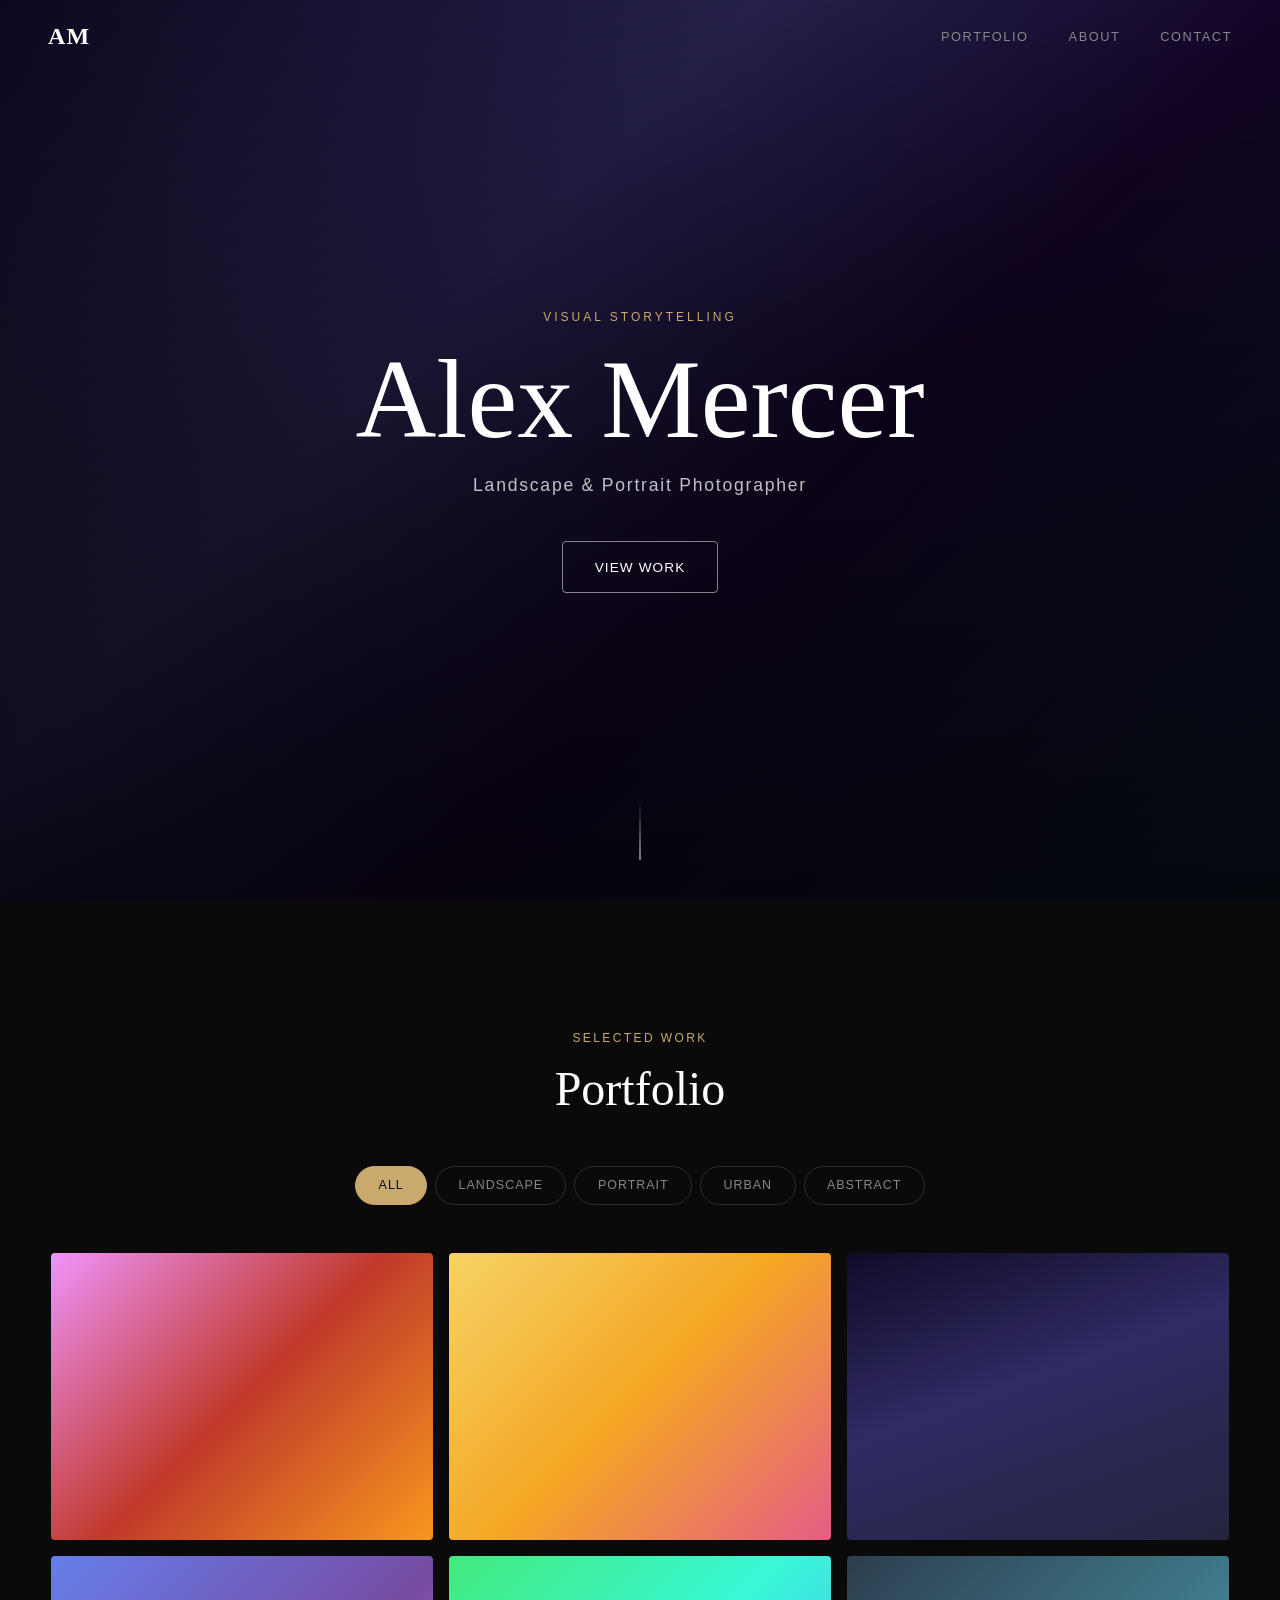
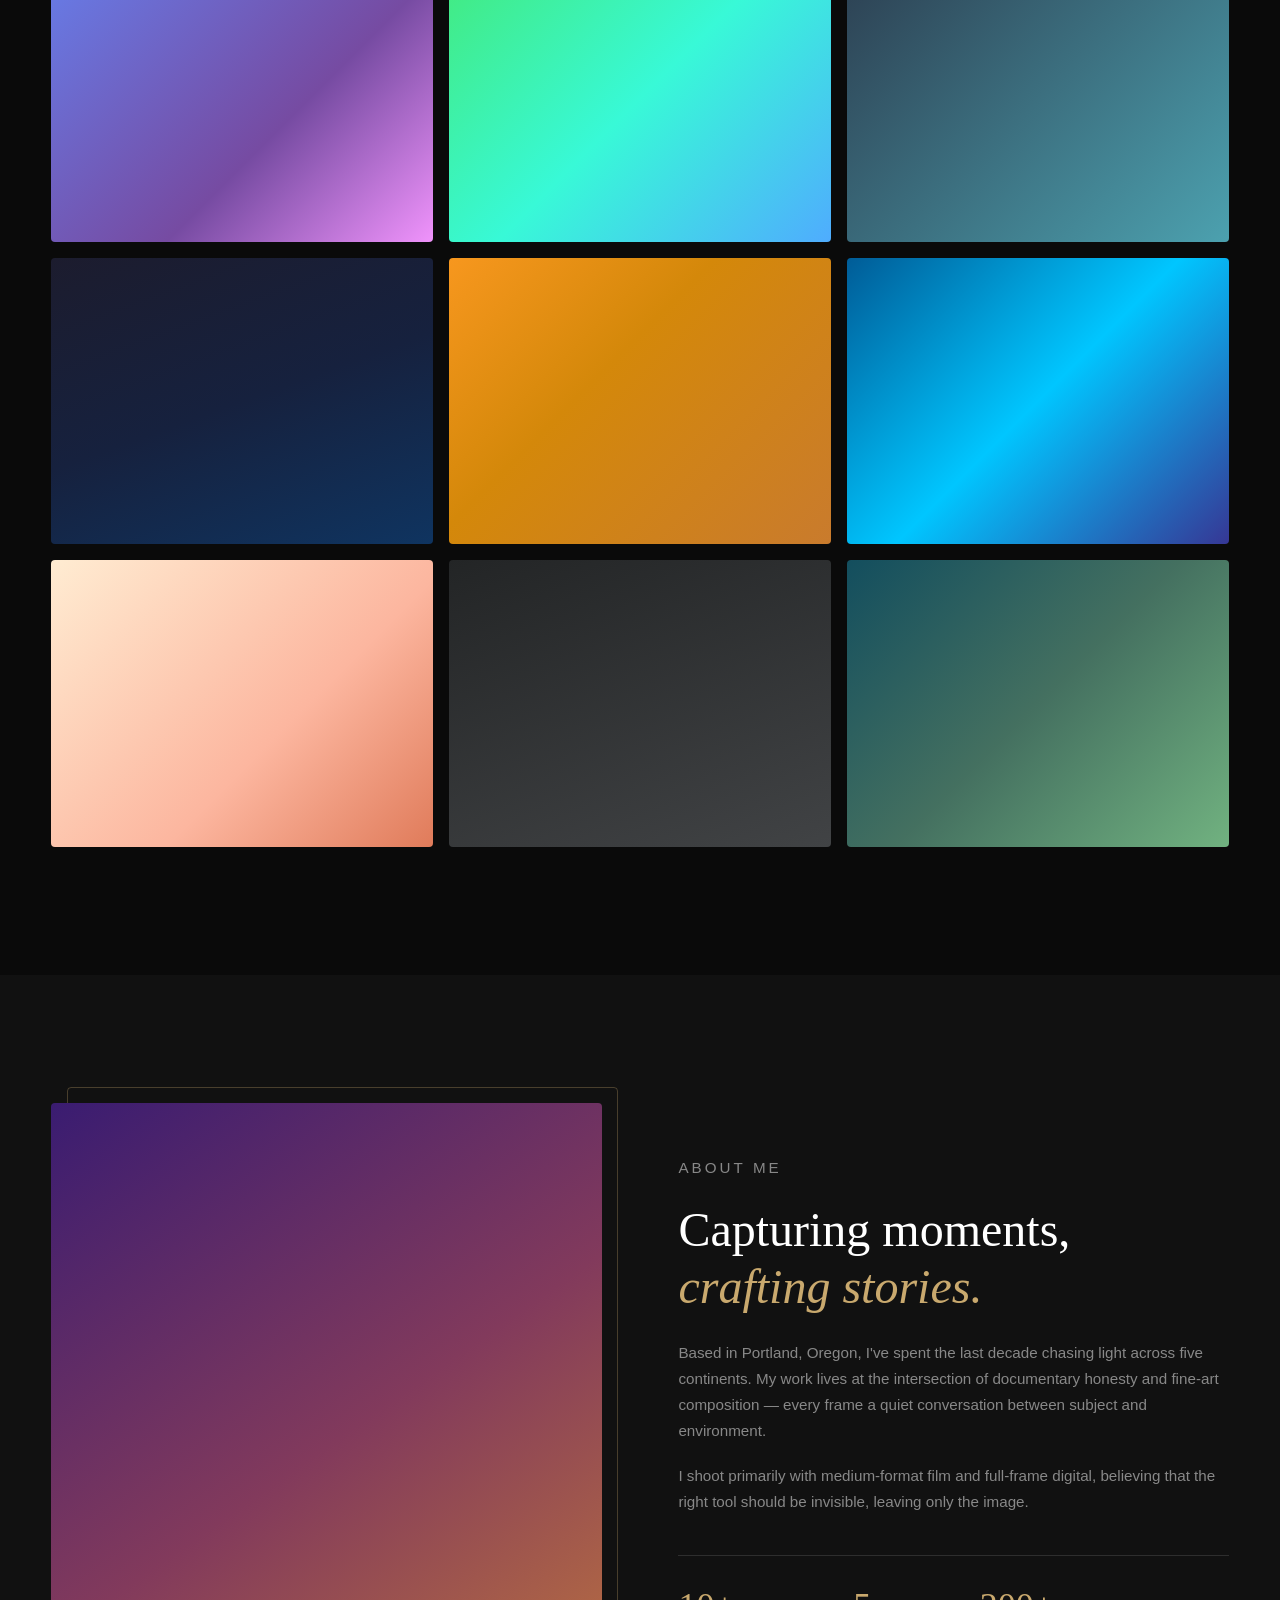
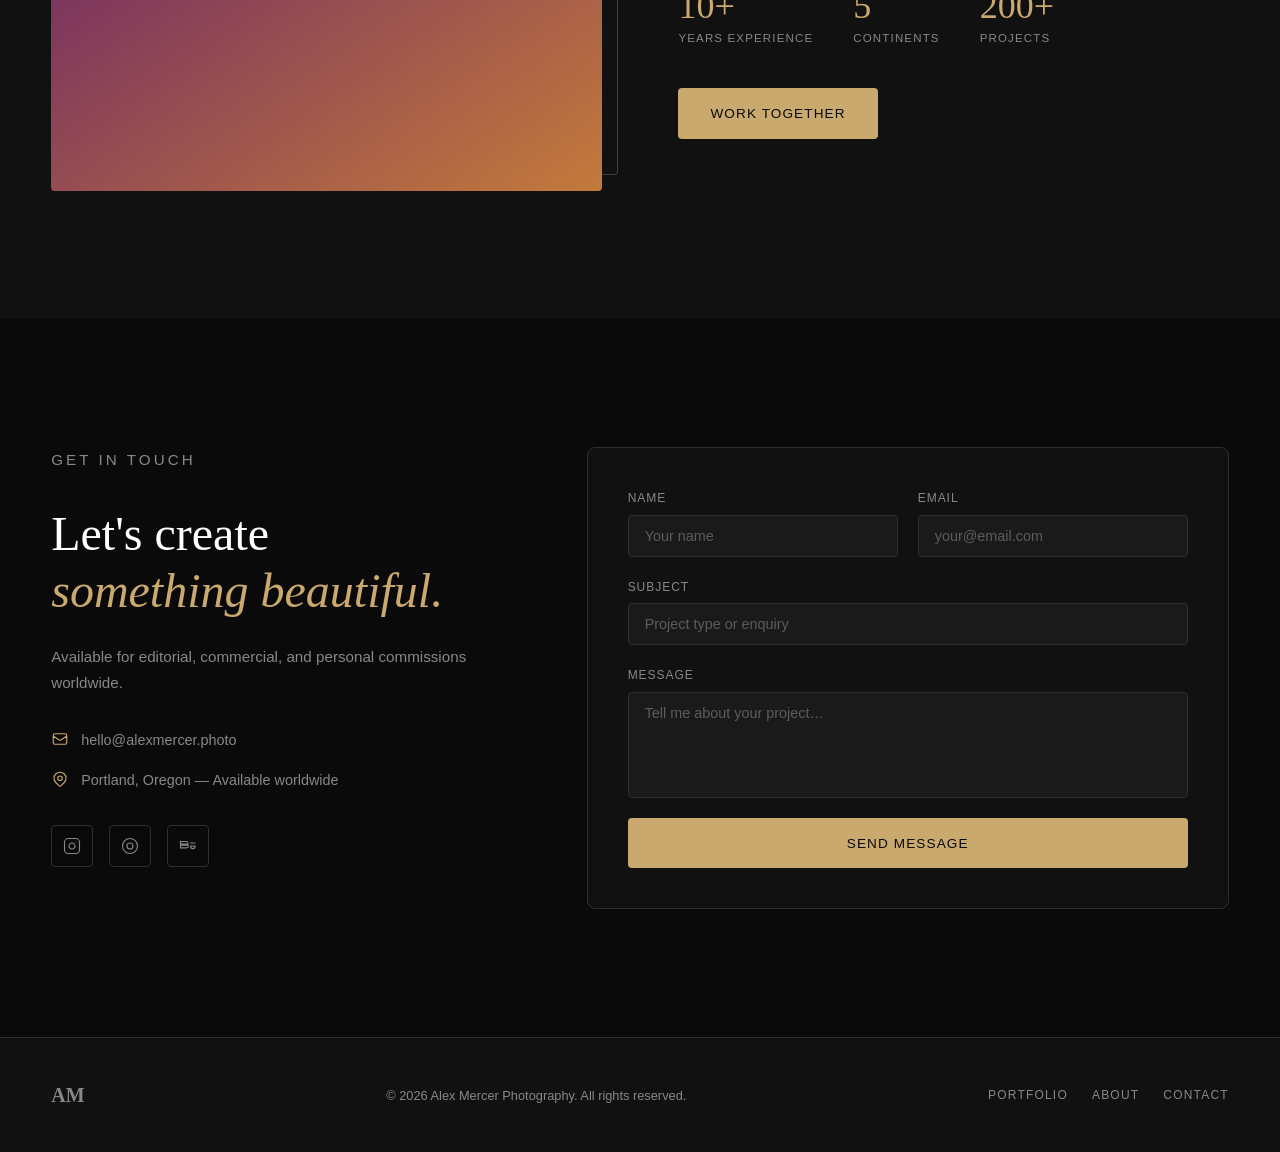
<file: index.html>
<!DOCTYPE html>
<html lang="en">
<head>
  <meta charset="UTF-8" />
  <meta name="viewport" content="width=device-width, initial-scale=1.0" />
  <title>Alex Mercer — Photography</title>
  <link rel="stylesheet" href="styles.css" />
</head>
<body>

  <!-- ── NAVIGATION ─────────────────────────────────────────── -->
  <nav id="navbar">
    <a href="#hero" class="nav-logo">AM</a>
    <button class="nav-toggle" aria-label="Toggle menu" aria-expanded="false">
      <span></span><span></span><span></span>
    </button>
    <ul class="nav-links">
      <li><a href="#portfolio">Portfolio</a></li>
      <li><a href="#about">About</a></li>
      <li><a href="#contact">Contact</a></li>
    </ul>
  </nav>

  <!-- ── HERO ───────────────────────────────────────────────── -->
  <section id="hero">
    <div class="hero-bg">
      <div class="hero-overlay"></div>
    </div>
    <div class="hero-content">
      <p class="hero-eyebrow">Visual storytelling</p>
      <h1 class="hero-title">Alex Mercer</h1>
      <p class="hero-subtitle">Landscape &amp; Portrait Photographer</p>
      <a href="#portfolio" class="btn btn-outline">View Work</a>
    </div>
    <a href="#portfolio" class="hero-scroll" aria-label="Scroll down">
      <span class="scroll-line"></span>
    </a>
  </section>

  <!-- ── PORTFOLIO ──────────────────────────────────────────── -->
  <section id="portfolio">
    <div class="container">
      <header class="section-header">
        <p class="section-eyebrow">Selected Work</p>
        <h2 class="section-title">Portfolio</h2>
      </header>

      <!-- Filter pills -->
      <div class="filter-bar" role="group" aria-label="Filter gallery">
        <button class="filter-btn active" data-filter="all">All</button>
        <button class="filter-btn" data-filter="landscape">Landscape</button>
        <button class="filter-btn" data-filter="portrait">Portrait</button>
        <button class="filter-btn" data-filter="urban">Urban</button>
        <button class="filter-btn" data-filter="abstract">Abstract</button>
      </div>

      <!-- Gallery grid -->
      <div class="gallery" id="gallery">

        <div class="gallery-item gi-1" data-category="landscape" data-index="0">
          <div class="photo-bg"></div>
          <div class="gallery-overlay">
            <span class="gallery-category">Landscape</span>
            <span class="gallery-title">Mountain Sunrise</span>
          </div>
        </div>

        <div class="gallery-item gi-2" data-category="portrait" data-index="1">
          <div class="photo-bg"></div>
          <div class="gallery-overlay">
            <span class="gallery-category">Portrait</span>
            <span class="gallery-title">Golden Hour</span>
          </div>
        </div>

        <div class="gallery-item gi-3" data-category="urban" data-index="2">
          <div class="photo-bg"></div>
          <div class="gallery-overlay">
            <span class="gallery-category">Urban</span>
            <span class="gallery-title">City Lights</span>
          </div>
        </div>

        <div class="gallery-item gi-4" data-category="abstract" data-index="3">
          <div class="photo-bg"></div>
          <div class="gallery-overlay">
            <span class="gallery-category">Abstract</span>
            <span class="gallery-title">Light Trails</span>
          </div>
        </div>

        <div class="gallery-item gi-5" data-category="landscape" data-index="4">
          <div class="photo-bg"></div>
          <div class="gallery-overlay">
            <span class="gallery-category">Landscape</span>
            <span class="gallery-title">Mirror Lake</span>
          </div>
        </div>

        <div class="gallery-item gi-6" data-category="portrait" data-index="5">
          <div class="photo-bg"></div>
          <div class="gallery-overlay">
            <span class="gallery-category">Portrait</span>
            <span class="gallery-title">Studio Session</span>
          </div>
        </div>

        <div class="gallery-item gi-7" data-category="urban" data-index="6">
          <div class="photo-bg"></div>
          <div class="gallery-overlay">
            <span class="gallery-category">Urban</span>
            <span class="gallery-title">Rainy Street</span>
          </div>
        </div>

        <div class="gallery-item gi-8" data-category="landscape" data-index="7">
          <div class="photo-bg"></div>
          <div class="gallery-overlay">
            <span class="gallery-category">Landscape</span>
            <span class="gallery-title">Desert Dunes</span>
          </div>
        </div>

        <div class="gallery-item gi-9" data-category="abstract" data-index="8">
          <div class="photo-bg"></div>
          <div class="gallery-overlay">
            <span class="gallery-category">Abstract</span>
            <span class="gallery-title">Wave Motion</span>
          </div>
        </div>

        <div class="gallery-item gi-10" data-category="portrait" data-index="9">
          <div class="photo-bg"></div>
          <div class="gallery-overlay">
            <span class="gallery-category">Portrait</span>
            <span class="gallery-title">Natural Light</span>
          </div>
        </div>

        <div class="gallery-item gi-11" data-category="urban" data-index="10">
          <div class="photo-bg"></div>
          <div class="gallery-overlay">
            <span class="gallery-category">Urban</span>
            <span class="gallery-title">Architecture</span>
          </div>
        </div>

        <div class="gallery-item gi-12" data-category="landscape" data-index="11">
          <div class="photo-bg"></div>
          <div class="gallery-overlay">
            <span class="gallery-category">Landscape</span>
            <span class="gallery-title">Forest Fog</span>
          </div>
        </div>

      </div><!-- /.gallery -->
    </div>
  </section>

  <!-- ── LIGHTBOX ───────────────────────────────────────────── -->
  <div id="lightbox" role="dialog" aria-modal="true" aria-label="Photo viewer" hidden>
    <button class="lb-close" aria-label="Close">&times;</button>
    <button class="lb-prev" aria-label="Previous photo">&#8592;</button>
    <button class="lb-next" aria-label="Next photo">&#8594;</button>
    <div class="lb-inner">
      <div id="lb-photo" class="lb-photo"></div>
      <div class="lb-caption">
        <span id="lb-category"></span>
        <span id="lb-title"></span>
      </div>
    </div>
    <div class="lb-counter"><span id="lb-current">1</span> / <span id="lb-total">12</span></div>
  </div>
  <div id="lightbox-backdrop" hidden></div>

  <!-- ── ABOUT ──────────────────────────────────────────────── -->
  <section id="about">
    <div class="container about-grid">
      <div class="about-image">
        <div class="about-photo"></div>
        <div class="about-image-accent"></div>
      </div>
      <div class="about-content">
        <p class="section-eyebrow">About Me</p>
        <h2 class="section-title">Capturing moments,<br /><em>crafting stories.</em></h2>
        <p>
          Based in Portland, Oregon, I've spent the last decade chasing light across
          five continents. My work lives at the intersection of documentary honesty
          and fine-art composition — every frame a quiet conversation between subject
          and environment.
        </p>
        <p>
          I shoot primarily with medium-format film and full-frame digital, believing
          that the right tool should be invisible, leaving only the image.
        </p>
        <div class="about-stats">
          <div class="stat">
            <span class="stat-number">10+</span>
            <span class="stat-label">Years Experience</span>
          </div>
          <div class="stat">
            <span class="stat-number">5</span>
            <span class="stat-label">Continents</span>
          </div>
          <div class="stat">
            <span class="stat-number">200+</span>
            <span class="stat-label">Projects</span>
          </div>
        </div>
        <a href="#contact" class="btn btn-primary">Work Together</a>
      </div>
    </div>
  </section>

  <!-- ── CONTACT ────────────────────────────────────────────── -->
  <section id="contact">
    <div class="container contact-grid">
      <div class="contact-info">
        <p class="section-eyebrow">Get In Touch</p>
        <h2 class="section-title">Let's create<br /><em>something beautiful.</em></h2>
        <p>Available for editorial, commercial, and personal commissions worldwide.</p>
        <ul class="contact-list">
          <li>
            <svg viewBox="0 0 24 24" fill="none" stroke="currentColor" stroke-width="1.5"><path d="M3 8l7.89 5.26a2 2 0 002.22 0L21 8M5 19h14a2 2 0 002-2V7a2 2 0 00-2-2H5a2 2 0 00-2 2v10a2 2 0 002 2z"/></svg>
            <a href="mailto:hello@alexmercer.photo">hello@alexmercer.photo</a>
          </li>
          <li>
            <svg viewBox="0 0 24 24" fill="none" stroke="currentColor" stroke-width="1.5"><path d="M17.657 16.657L13.414 20.9a1.998 1.998 0 01-2.827 0l-4.244-4.243a8 8 0 1111.314 0z"/><path d="M15 11a3 3 0 11-6 0 3 3 0 016 0z"/></svg>
            <span>Portland, Oregon — Available worldwide</span>
          </li>
        </ul>
        <div class="social-links">
          <a href="#" aria-label="Instagram" class="social-link">
            <svg viewBox="0 0 24 24" fill="none" stroke="currentColor" stroke-width="1.5"><rect x="2" y="2" width="20" height="20" rx="5"/><path d="M16 11.37A4 4 0 1112.63 8 4 4 0 0116 11.37z"/><circle cx="17.5" cy="6.5" r=".5" fill="currentColor" stroke="none"/></svg>
          </a>
          <a href="#" aria-label="500px" class="social-link">
            <svg viewBox="0 0 24 24" fill="none" stroke="currentColor" stroke-width="1.5"><circle cx="12" cy="12" r="10"/><circle cx="12" cy="12" r="4"/></svg>
          </a>
          <a href="#" aria-label="Behance" class="social-link">
            <svg viewBox="0 0 24 24" fill="none" stroke="currentColor" stroke-width="1.5"><path d="M2 9.5h8c1.5 0 2.5 1 2.5 2.5S11.5 14.5 10 14.5H2V6h7.5C11 6 12 7 12 8.5S11 11 9.5 11H2"/><path d="M15 8h7M15.5 12h6c0 2-1.5 3.5-3 3.5S15.5 14 15.5 12z"/></svg>
          </a>
        </div>
      </div>

      <form class="contact-form" id="contact-form" novalidate>
        <div class="form-row">
          <div class="form-group">
            <label for="name">Name</label>
            <input type="text" id="name" name="name" placeholder="Your name" required />
          </div>
          <div class="form-group">
            <label for="email">Email</label>
            <input type="email" id="email" name="email" placeholder="your@email.com" required />
          </div>
        </div>
        <div class="form-group">
          <label for="subject">Subject</label>
          <input type="text" id="subject" name="subject" placeholder="Project type or enquiry" />
        </div>
        <div class="form-group">
          <label for="message">Message</label>
          <textarea id="message" name="message" rows="5" placeholder="Tell me about your project…" required></textarea>
        </div>
        <button type="submit" class="btn btn-primary btn-full">Send Message</button>
        <p class="form-success" id="form-success" hidden>Thanks! I'll be in touch soon.</p>
      </form>
    </div>
  </section>

  <!-- ── FOOTER ─────────────────────────────────────────────── -->
  <footer id="footer">
    <div class="container footer-inner">
      <span class="footer-logo">AM</span>
      <p class="footer-copy">&copy; <span id="year"></span> Alex Mercer Photography. All rights reserved.</p>
      <nav class="footer-nav">
        <a href="#portfolio">Portfolio</a>
        <a href="#about">About</a>
        <a href="#contact">Contact</a>
      </nav>
    </div>
  </footer>

  <script src="script.js"></script>
</body>
</html>
</file>
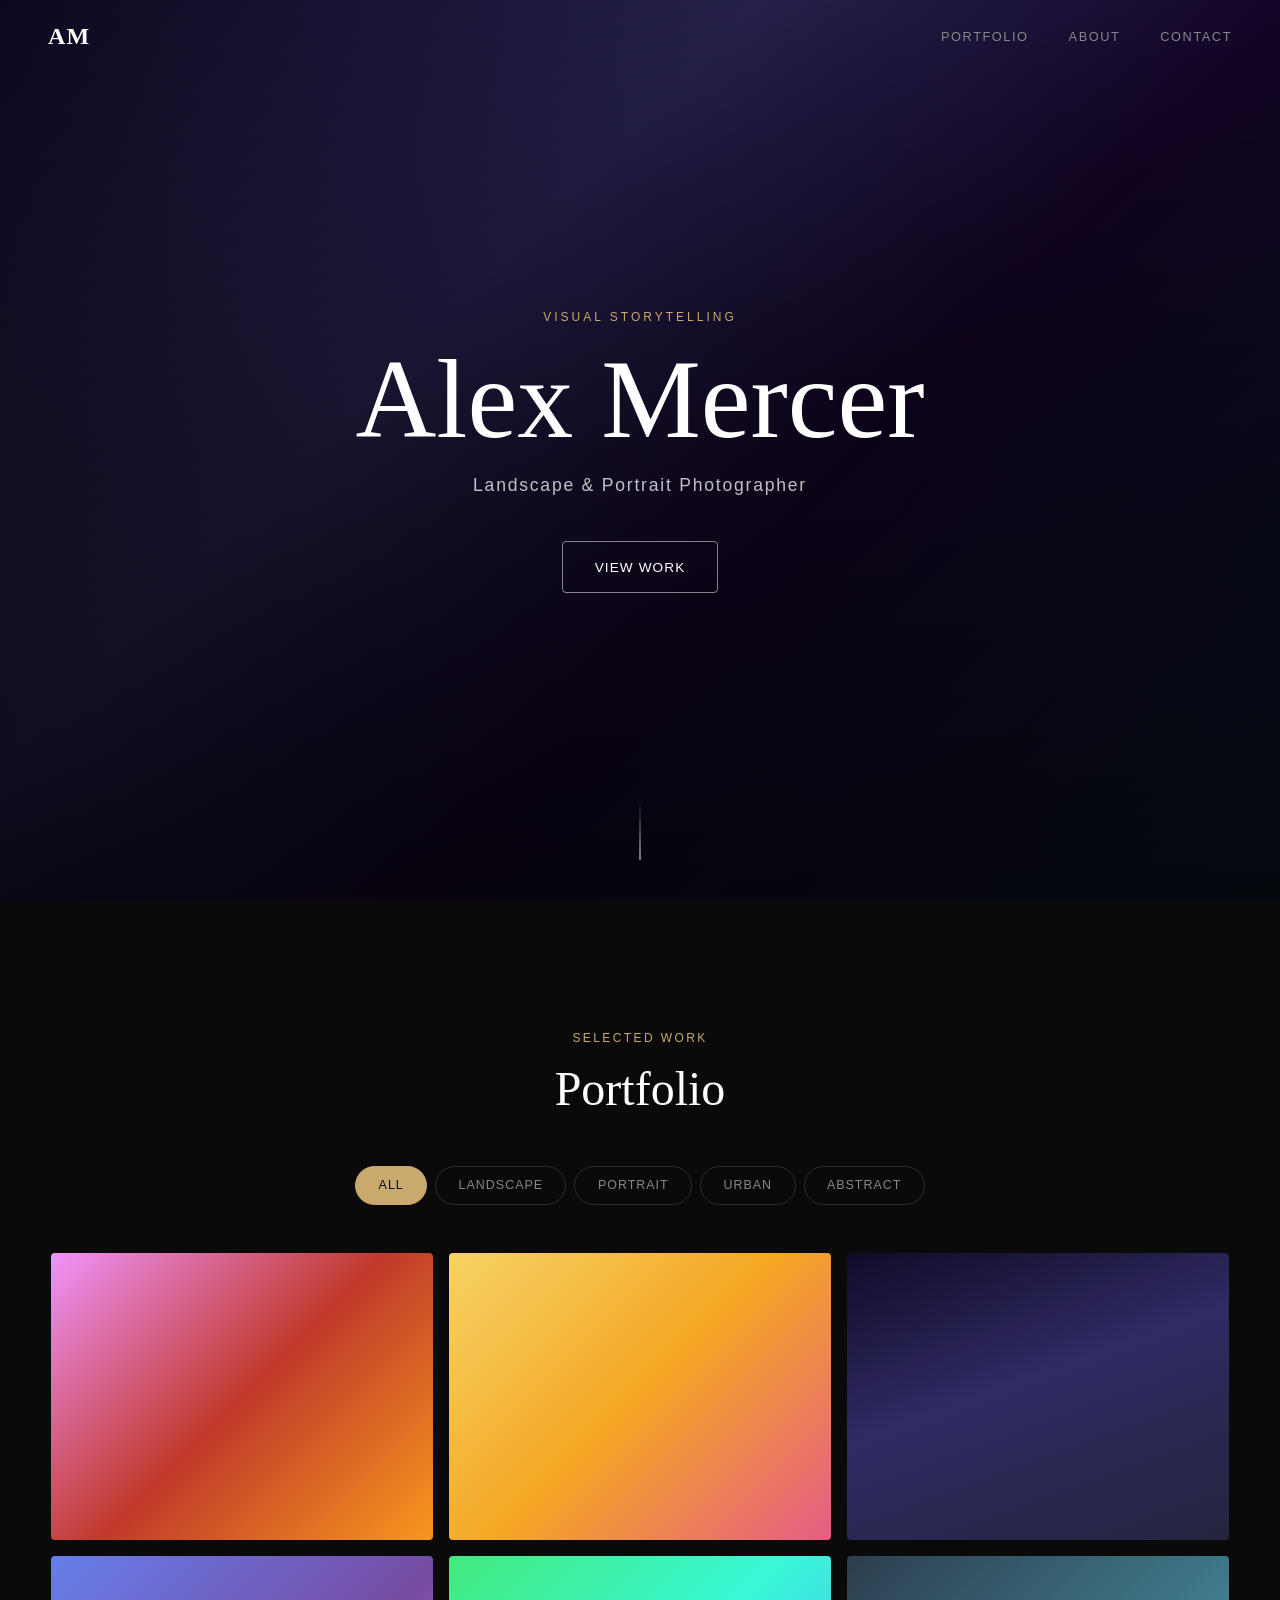
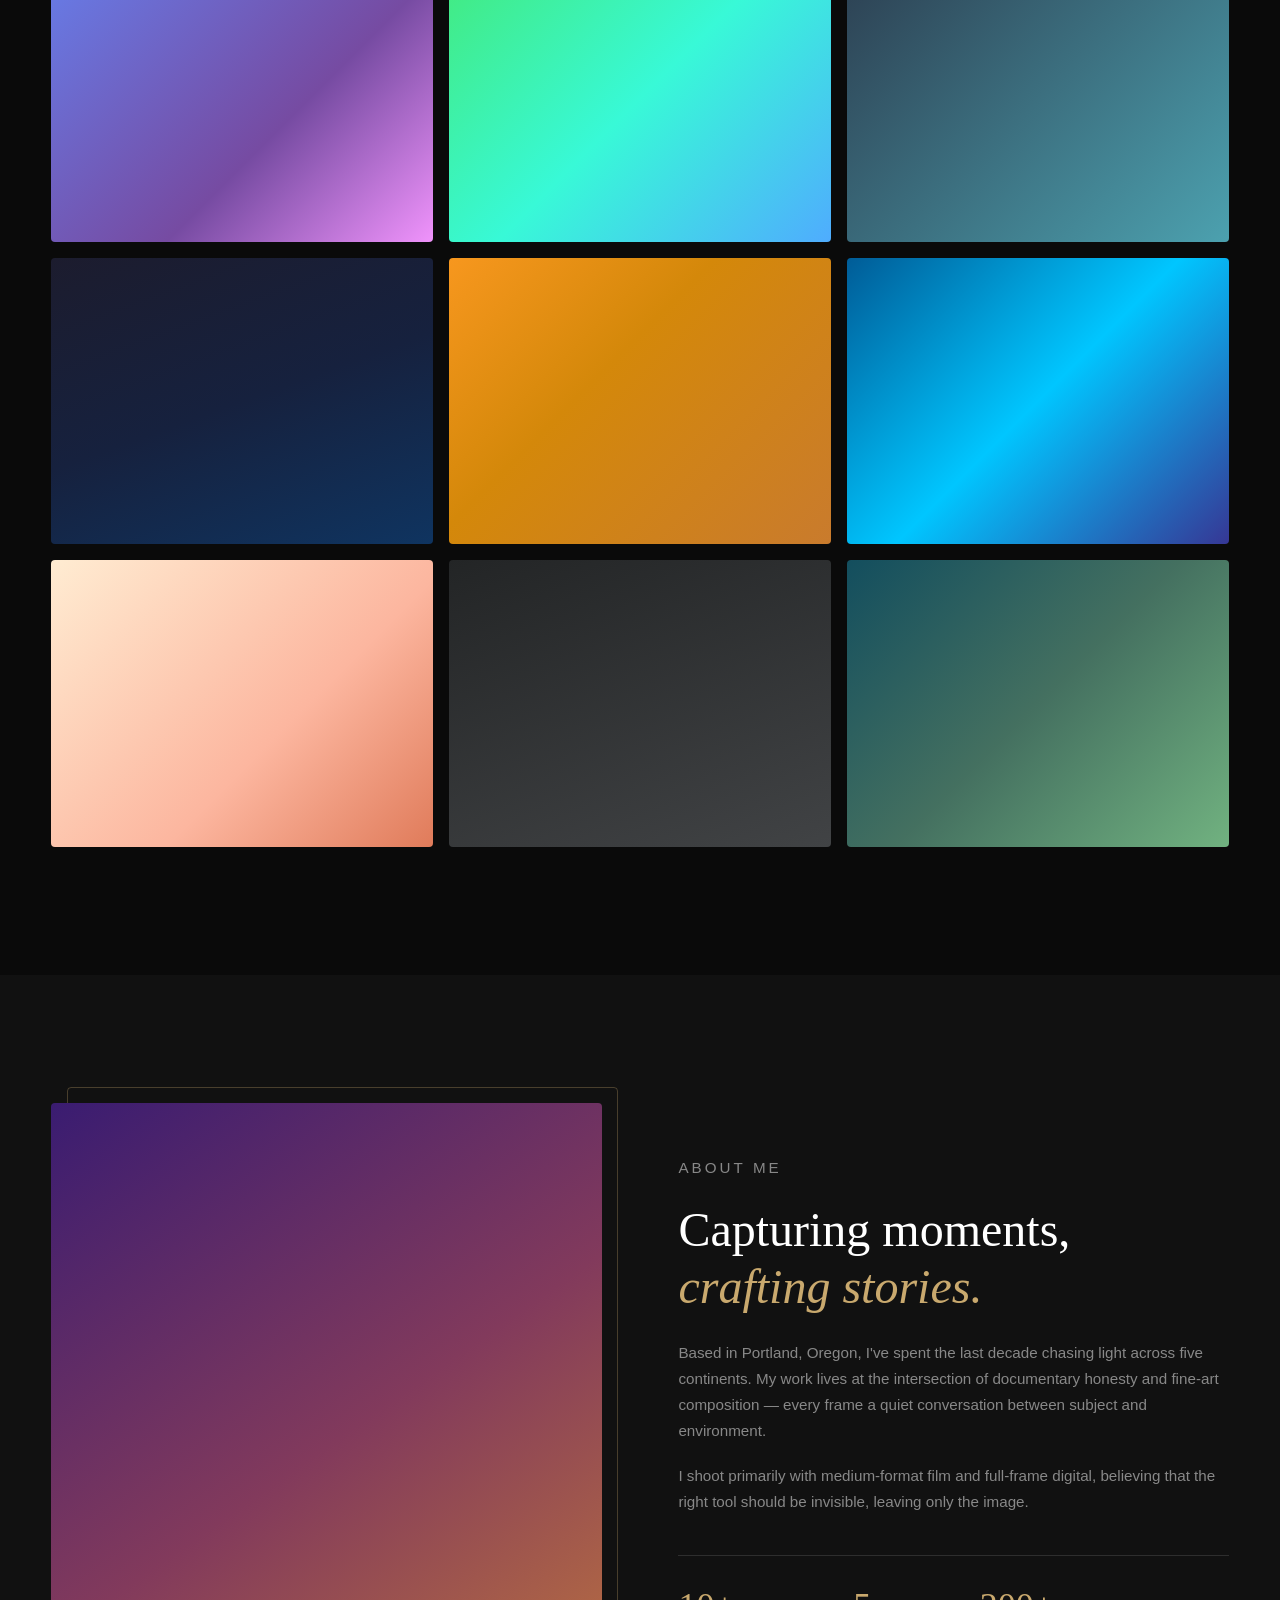
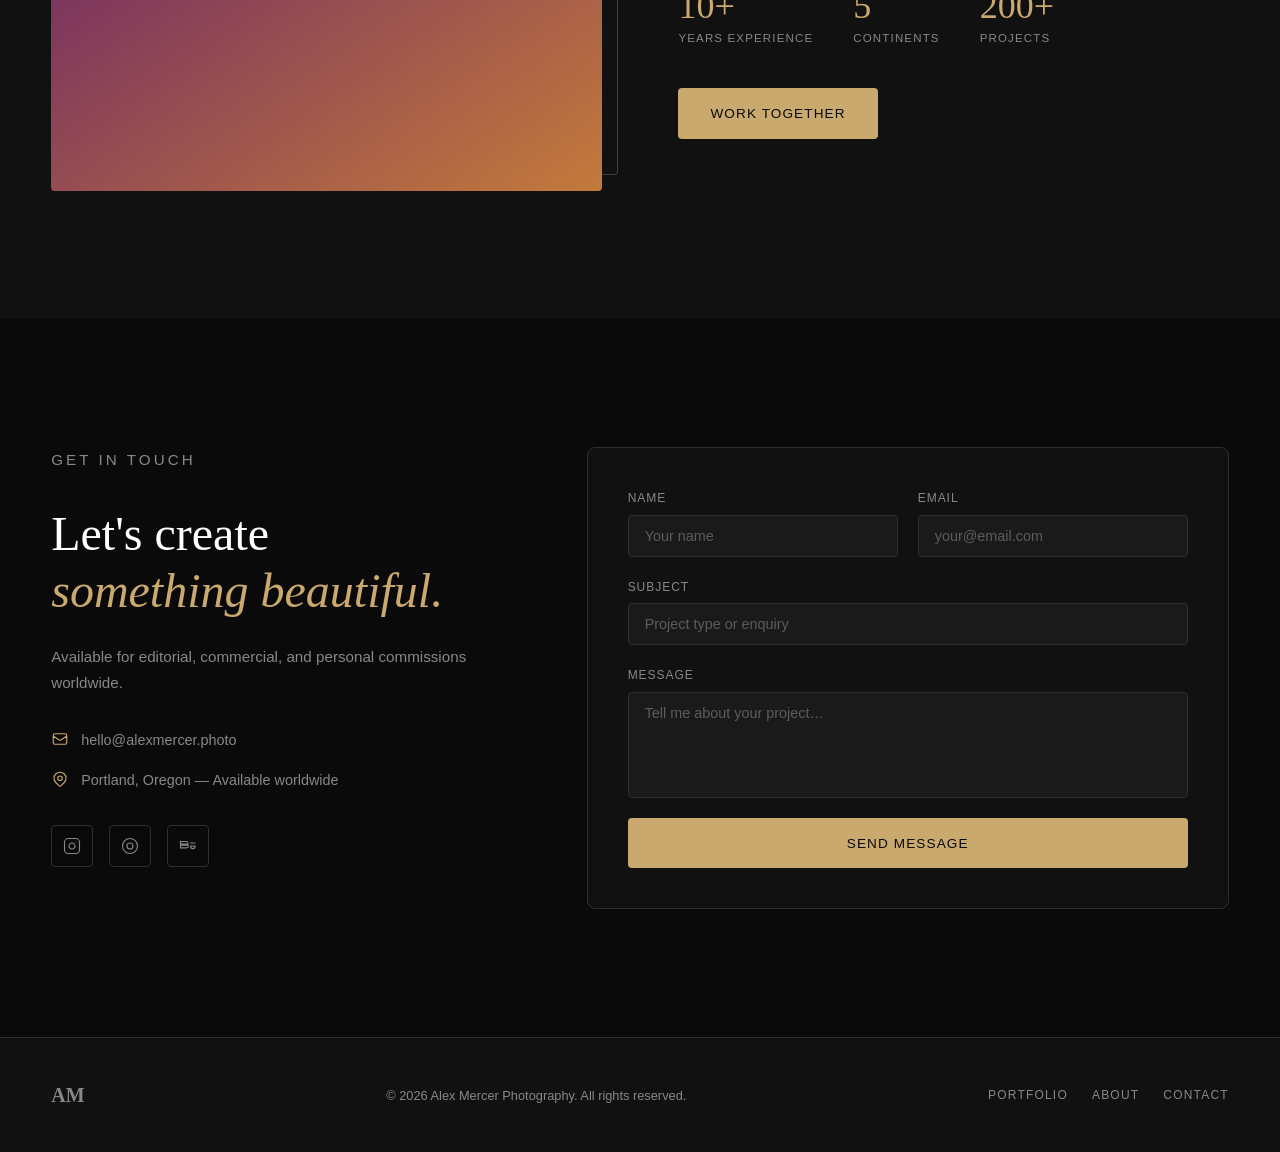
<file: portfolio-bundle.html>
<!DOCTYPE html>
<html lang="en">
<head>
  <meta charset="UTF-8" />
  <meta name="viewport" content="width=device-width, initial-scale=1.0" />
  <title>Alex Mercer — Photography</title>
  <style>
/* ────────────────────────────────────────────────────────────
   Photography Portfolio — Alex Mercer
   ──────────────────────────────────────────────────────────── */

/* ── RESET & TOKENS ──────────────────────────────────────── */
*, *::before, *::after { box-sizing: border-box; margin: 0; padding: 0; }

:root {
  --bg:          #0a0a0a;
  --bg-2:        #111111;
  --bg-3:        #1a1a1a;
  --surface:     #222222;
  --border:      #2e2e2e;
  --text:        #e8e8e8;
  --text-muted:  #888888;
  --accent:      #c9a96e;
  --accent-dark: #a07840;
  --white:       #ffffff;

  --font-serif: 'Palatino Linotype', Palatino, 'Book Antiqua', Georgia, serif;
  --font-sans:  -apple-system, BlinkMacSystemFont, 'Segoe UI', Helvetica, Arial, sans-serif;

  --nav-h:    72px;
  --radius:   4px;
  --trans:    0.35s cubic-bezier(0.4, 0, 0.2, 1);
}

html { scroll-behavior: smooth; font-size: 16px; }

body {
  background: var(--bg);
  color: var(--text);
  font-family: var(--font-sans);
  font-weight: 300;
  line-height: 1.7;
  overflow-x: hidden;
}

img { display: block; max-width: 100%; height: auto; }
a   { color: inherit; text-decoration: none; }
ul  { list-style: none; }
button { cursor: pointer; background: none; border: none; font: inherit; color: inherit; }

/* ── UTILITY ─────────────────────────────────────────────── */
.container {
  width: min(1200px, 92vw);
  margin-inline: auto;
}

/* ── TYPOGRAPHY ──────────────────────────────────────────── */
.section-eyebrow {
  font-family: var(--font-sans);
  font-size: 0.75rem;
  font-weight: 500;
  letter-spacing: 0.2em;
  text-transform: uppercase;
  color: var(--accent);
  margin-bottom: 0.75rem;
}

.section-title {
  font-family: var(--font-serif);
  font-size: clamp(2rem, 4vw, 3rem);
  font-weight: 400;
  line-height: 1.2;
  color: var(--white);
  margin-bottom: 1.5rem;
}

.section-title em { font-style: italic; color: var(--accent); }

.section-header {
  text-align: center;
  margin-bottom: 3rem;
}

/* ── BUTTONS ─────────────────────────────────────────────── */
.btn {
  display: inline-flex;
  align-items: center;
  gap: 0.5rem;
  padding: 0.85rem 2rem;
  border-radius: var(--radius);
  font-size: 0.85rem;
  font-weight: 500;
  letter-spacing: 0.08em;
  text-transform: uppercase;
  transition: var(--trans);
}

.btn-outline {
  border: 1px solid rgba(255,255,255,0.5);
  color: var(--white);
}
.btn-outline:hover {
  background: var(--white);
  color: var(--bg);
  border-color: var(--white);
}

.btn-primary {
  background: var(--accent);
  color: #0a0a0a;
}
.btn-primary:hover {
  background: var(--accent-dark);
}

.btn-full { width: 100%; justify-content: center; }

/* ── NAVBAR ──────────────────────────────────────────────── */
#navbar {
  position: fixed;
  top: 0; left: 0; right: 0;
  z-index: 900;
  display: flex;
  align-items: center;
  justify-content: space-between;
  height: var(--nav-h);
  padding: 0 clamp(1.5rem, 4vw, 3rem);
  transition: background var(--trans), backdrop-filter var(--trans);
}

#navbar.scrolled {
  background: rgba(10,10,10,0.85);
  backdrop-filter: blur(12px);
  border-bottom: 1px solid var(--border);
}

.nav-logo {
  font-family: var(--font-serif);
  font-size: 1.5rem;
  letter-spacing: 0.05em;
  color: var(--white);
  font-weight: 700;
}

.nav-links {
  display: flex;
  gap: 2.5rem;
}

.nav-links a {
  font-size: 0.8rem;
  font-weight: 500;
  letter-spacing: 0.12em;
  text-transform: uppercase;
  color: var(--text-muted);
  transition: color var(--trans);
  position: relative;
}

.nav-links a::after {
  content: '';
  position: absolute;
  bottom: -3px; left: 0; right: 0;
  height: 1px;
  background: var(--accent);
  transform: scaleX(0);
  transition: transform var(--trans);
}

.nav-links a:hover,
.nav-links a.active {
  color: var(--white);
}

.nav-links a:hover::after,
.nav-links a.active::after {
  transform: scaleX(1);
}

.nav-toggle {
  display: none;
  flex-direction: column;
  gap: 5px;
  width: 28px;
}

.nav-toggle span {
  display: block;
  height: 1.5px;
  background: var(--white);
  transition: var(--trans);
  transform-origin: center;
}

.nav-toggle.open span:nth-child(1) { transform: translateY(6.5px) rotate(45deg); }
.nav-toggle.open span:nth-child(2) { opacity: 0; transform: scaleX(0); }
.nav-toggle.open span:nth-child(3) { transform: translateY(-6.5px) rotate(-45deg); }

/* ── HERO ────────────────────────────────────────────────── */
#hero {
  position: relative;
  height: 100svh;
  min-height: 600px;
  display: flex;
  align-items: center;
  justify-content: center;
  overflow: hidden;
}

.hero-bg {
  position: absolute;
  inset: 0;
  background: linear-gradient(135deg,
    #0f0c29 0%, #302b63 35%, #1a0533 60%, #0d2137 100%);
  transform: scale(1.05);
  animation: heroZoom 12s ease forwards;
}

@keyframes heroZoom {
  to { transform: scale(1); }
}

.hero-overlay {
  position: absolute;
  inset: 0;
  background: linear-gradient(
    to bottom,
    rgba(0,0,0,0.25) 0%,
    rgba(0,0,0,0.55) 50%,
    rgba(0,0,0,0.75) 100%
  );
}

.hero-content {
  position: relative;
  z-index: 1;
  text-align: center;
  animation: fadeUp 1.2s ease 0.3s both;
}

.hero-eyebrow {
  font-family: var(--font-sans);
  font-size: 0.75rem;
  font-weight: 500;
  letter-spacing: 0.25em;
  text-transform: uppercase;
  color: var(--accent);
  margin-bottom: 1rem;
}

.hero-title {
  font-family: var(--font-serif);
  font-size: clamp(3.5rem, 10vw, 7rem);
  font-weight: 400;
  color: var(--white);
  line-height: 1;
  margin-bottom: 1rem;
}

.hero-subtitle {
  font-size: clamp(0.9rem, 2vw, 1.1rem);
  font-weight: 300;
  letter-spacing: 0.1em;
  color: rgba(255,255,255,0.75);
  margin-bottom: 2.5rem;
}

@keyframes fadeUp {
  from { opacity: 0; transform: translateY(30px); }
  to   { opacity: 1; transform: translateY(0); }
}

.hero-scroll {
  position: absolute;
  bottom: 2.5rem;
  left: 50%;
  transform: translateX(-50%);
  z-index: 1;
  display: flex;
  flex-direction: column;
  align-items: center;
}

.scroll-line {
  display: block;
  width: 1px;
  height: 60px;
  background: linear-gradient(to bottom, transparent, var(--white));
  animation: scrollPulse 2s ease-in-out infinite;
}

@keyframes scrollPulse {
  0%,100% { opacity: 0.3; transform: scaleY(1); }
  50%      { opacity: 1;   transform: scaleY(1.2); }
}

/* ── PORTFOLIO SECTION ───────────────────────────────────── */
#portfolio {
  padding: clamp(5rem, 10vw, 9rem) 0;
  background: var(--bg);
}

/* Filter bar */
.filter-bar {
  display: flex;
  flex-wrap: wrap;
  gap: 0.5rem;
  justify-content: center;
  margin-bottom: 3rem;
}

.filter-btn {
  padding: 0.5rem 1.4rem;
  border: 1px solid var(--border);
  border-radius: 100px;
  font-size: 0.78rem;
  font-weight: 500;
  letter-spacing: 0.08em;
  text-transform: uppercase;
  color: var(--text-muted);
  transition: var(--trans);
}

.filter-btn:hover {
  border-color: var(--accent);
  color: var(--accent);
}

.filter-btn.active {
  background: var(--accent);
  border-color: var(--accent);
  color: #0a0a0a;
}

/* Gallery grid */
.gallery {
  display: grid;
  grid-template-columns: repeat(auto-fill, minmax(320px, 1fr));
  gap: 1rem;
}

.gallery-item {
  position: relative;
  overflow: hidden;
  border-radius: var(--radius);
  aspect-ratio: 4 / 3;
  cursor: pointer;
  background: var(--bg-3);
  transition: transform var(--trans), opacity var(--trans);
}

.gallery-item.hidden {
  display: none;
}

.gallery-item.animate-in {
  animation: fadeUp 0.5s ease both;
}

.photo-bg {
  width: 100%;
  height: 100%;
  transition: transform 0.7s cubic-bezier(0.4, 0, 0.2, 1);
}

.gallery-item:hover .photo-bg {
  transform: scale(1.06);
}

/* ── Individual photo gradients ─────────────────────────── */
.gi-1  .photo-bg { background: linear-gradient(135deg, #f093fb 0%, #c0392b 50%, #f7971e 100%); }
.gi-2  .photo-bg { background: linear-gradient(135deg, #f6d365 0%, #f5a623 50%, #e55d87 100%); }
.gi-3  .photo-bg { background: linear-gradient(160deg, #0f0c29 0%, #302b63 45%, #24243e 100%); }
.gi-4  .photo-bg { background: linear-gradient(135deg, #667eea 0%, #764ba2 60%, #f093fb 100%); }
.gi-5  .photo-bg { background: linear-gradient(135deg, #43e97b 0%, #38f9d7 50%, #4facfe 100%); }
.gi-6  .photo-bg { background: linear-gradient(135deg, #2c3e50 0%, #4ca1af 100%); }
.gi-7  .photo-bg { background: linear-gradient(160deg, #1c1c2e 0%, #16213e 50%, #0f3460 100%); }
.gi-8  .photo-bg { background: linear-gradient(135deg, #f7971e 0%, #d4880a 40%, #c97b2d 100%); }
.gi-9  .photo-bg { background: linear-gradient(135deg, #005c97 0%, #00c6ff 50%, #363795 100%); }
.gi-10 .photo-bg { background: linear-gradient(135deg, #ffecd2 0%, #fcb69f 60%, #e07b5a 100%); }
.gi-11 .photo-bg { background: linear-gradient(160deg, #232526 0%, #414345 100%); }
.gi-12 .photo-bg { background: linear-gradient(135deg, #134e5e 0%, #447060 50%, #71b280 100%); }

.gallery-overlay {
  position: absolute;
  inset: 0;
  background: linear-gradient(to top, rgba(0,0,0,0.75) 0%, transparent 55%);
  display: flex;
  flex-direction: column;
  justify-content: flex-end;
  padding: 1.25rem;
  opacity: 0;
  transition: opacity var(--trans);
}

.gallery-item:hover .gallery-overlay {
  opacity: 1;
}

.gallery-category {
  font-size: 0.68rem;
  letter-spacing: 0.15em;
  text-transform: uppercase;
  color: var(--accent);
  font-weight: 500;
  margin-bottom: 0.2rem;
}

.gallery-title {
  font-family: var(--font-serif);
  font-size: 1.15rem;
  color: var(--white);
}

/* ── LIGHTBOX ────────────────────────────────────────────── */
#lightbox-backdrop {
  position: fixed;
  inset: 0;
  background: rgba(0,0,0,0.95);
  z-index: 1000;
  animation: fadeIn 0.25s ease;
}

#lightbox {
  position: fixed;
  inset: 0;
  z-index: 1001;
  display: flex;
  align-items: center;
  justify-content: center;
  animation: fadeIn 0.25s ease;
}

@keyframes fadeIn {
  from { opacity: 0; }
  to   { opacity: 1; }
}

#lightbox[hidden], #lightbox-backdrop[hidden] { display: none; }

.lb-inner {
  max-width: min(90vw, 1100px);
  max-height: 85vh;
  display: flex;
  flex-direction: column;
  align-items: center;
  gap: 1rem;
}

.lb-photo {
  width: min(80vw, 900px);
  height: min(65vh, 600px);
  border-radius: var(--radius);
  box-shadow: 0 30px 80px rgba(0,0,0,0.6);
  animation: lbImageIn 0.3s ease;
  transition: opacity 0.25s ease, transform 0.25s ease;
}

@keyframes lbImageIn {
  from { opacity: 0; transform: scale(0.96); }
  to   { opacity: 1; transform: scale(1); }
}

.lb-caption {
  display: flex;
  align-items: center;
  gap: 1rem;
  color: var(--text-muted);
  font-size: 0.85rem;
}

#lb-category {
  font-size: 0.7rem;
  letter-spacing: 0.15em;
  text-transform: uppercase;
  color: var(--accent);
  font-weight: 500;
}

#lb-title {
  font-family: var(--font-serif);
  font-size: 1rem;
  color: var(--text);
}

.lb-close {
  position: fixed;
  top: 1.5rem; right: 1.5rem;
  font-size: 2rem;
  color: var(--text-muted);
  line-height: 1;
  transition: color var(--trans), transform var(--trans);
  z-index: 1002;
}
.lb-close:hover { color: var(--white); transform: rotate(90deg); }

.lb-prev, .lb-next {
  position: fixed;
  top: 50%; transform: translateY(-50%);
  font-size: 1.5rem;
  color: var(--text-muted);
  padding: 1rem;
  z-index: 1002;
  transition: color var(--trans), transform var(--trans);
}
.lb-prev { left: 1rem; }
.lb-next { right: 1rem; }
.lb-prev:hover { color: var(--white); transform: translateY(-50%) translateX(-3px); }
.lb-next:hover { color: var(--white); transform: translateY(-50%) translateX(3px); }

.lb-counter {
  position: fixed;
  bottom: 1.5rem; left: 50%; transform: translateX(-50%);
  font-size: 0.78rem;
  letter-spacing: 0.1em;
  color: var(--text-muted);
  z-index: 1002;
}

/* ── ABOUT SECTION ───────────────────────────────────────── */
#about {
  padding: clamp(5rem, 10vw, 9rem) 0;
  background: var(--bg-2);
}

.about-grid {
  display: grid;
  grid-template-columns: 1fr 1fr;
  gap: clamp(3rem, 6vw, 6rem);
  align-items: center;
}

.about-image {
  position: relative;
}

.about-photo {
  width: 100%;
  aspect-ratio: 4 / 5;
  border-radius: var(--radius);
  position: relative;
  z-index: 1;
  background: linear-gradient(145deg, #3a1c71 0%, #823a5c 50%, #c47a3a 100%);
}

.about-image-accent {
  position: absolute;
  inset: -1rem -1rem 1rem 1rem;
  border: 1px solid var(--accent);
  border-radius: var(--radius);
  opacity: 0.3;
}

.about-content p {
  color: var(--text-muted);
  margin-bottom: 1.25rem;
  font-size: 0.95rem;
}

.about-stats {
  display: flex;
  gap: 2.5rem;
  margin: 2.5rem 0 2.5rem;
  padding-top: 2rem;
  border-top: 1px solid var(--border);
}

.stat-number {
  display: block;
  font-family: var(--font-serif);
  font-size: 2.25rem;
  color: var(--accent);
  line-height: 1;
  margin-bottom: 0.3rem;
}

.stat-label {
  display: block;
  font-size: 0.72rem;
  letter-spacing: 0.1em;
  text-transform: uppercase;
  color: var(--text-muted);
}

/* ── CONTACT SECTION ─────────────────────────────────────── */
#contact {
  padding: clamp(5rem, 10vw, 9rem) 0;
  background: var(--bg);
}

.contact-grid {
  display: grid;
  grid-template-columns: 1fr 1.4fr;
  gap: clamp(3rem, 6vw, 6rem);
  align-items: start;
}

.contact-info p {
  color: var(--text-muted);
  font-size: 0.95rem;
  margin-bottom: 2rem;
}

.contact-list {
  display: flex;
  flex-direction: column;
  gap: 1rem;
  margin-bottom: 2rem;
}

.contact-list li {
  display: flex;
  align-items: flex-start;
  gap: 0.75rem;
  font-size: 0.9rem;
  color: var(--text-muted);
}

.contact-list li svg {
  width: 18px; height: 18px;
  flex-shrink: 0;
  margin-top: 2px;
  color: var(--accent);
}

.contact-list a:hover { color: var(--white); }

.social-links {
  display: flex;
  gap: 1rem;
}

.social-link {
  display: flex;
  align-items: center;
  justify-content: center;
  width: 42px; height: 42px;
  border: 1px solid var(--border);
  border-radius: var(--radius);
  color: var(--text-muted);
  transition: var(--trans);
}

.social-link svg { width: 18px; height: 18px; }

.social-link:hover {
  border-color: var(--accent);
  color: var(--accent);
  transform: translateY(-2px);
}

/* Contact form */
.contact-form {
  background: var(--bg-2);
  border: 1px solid var(--border);
  border-radius: 8px;
  padding: clamp(1.5rem, 4vw, 2.5rem);
  display: flex;
  flex-direction: column;
  gap: 1.25rem;
}

.form-row {
  display: grid;
  grid-template-columns: 1fr 1fr;
  gap: 1.25rem;
}

.form-group {
  display: flex;
  flex-direction: column;
  gap: 0.4rem;
}

.form-group label {
  font-size: 0.75rem;
  font-weight: 500;
  letter-spacing: 0.08em;
  text-transform: uppercase;
  color: var(--text-muted);
}

.form-group input,
.form-group textarea {
  background: var(--bg-3);
  border: 1px solid var(--border);
  border-radius: var(--radius);
  padding: 0.75rem 1rem;
  color: var(--text);
  font-family: var(--font-sans);
  font-size: 0.9rem;
  font-weight: 300;
  transition: border-color var(--trans), box-shadow var(--trans);
  resize: none;
  outline: none;
}

.form-group input::placeholder,
.form-group textarea::placeholder { color: var(--text-muted); opacity: 0.6; }

.form-group input:focus,
.form-group textarea:focus {
  border-color: var(--accent);
  box-shadow: 0 0 0 3px rgba(201,169,110,0.12);
}

.form-group input.error,
.form-group textarea.error {
  border-color: #e06060;
}

.form-success {
  text-align: center;
  color: var(--accent);
  font-size: 0.9rem;
  animation: fadeUp 0.5s ease;
}

/* ── FOOTER ──────────────────────────────────────────────── */
#footer {
  background: var(--bg-2);
  border-top: 1px solid var(--border);
  padding: 2.5rem 0;
}

.footer-inner {
  display: flex;
  align-items: center;
  justify-content: space-between;
  gap: 1.5rem;
  flex-wrap: wrap;
}

.footer-logo {
  font-family: var(--font-serif);
  font-size: 1.25rem;
  font-weight: 700;
  color: var(--text-muted);
}

.footer-copy {
  font-size: 0.8rem;
  color: var(--text-muted);
}

.footer-nav {
  display: flex;
  gap: 1.5rem;
}

.footer-nav a {
  font-size: 0.75rem;
  letter-spacing: 0.1em;
  text-transform: uppercase;
  color: var(--text-muted);
  transition: color var(--trans);
}

.footer-nav a:hover { color: var(--white); }

/* ── SCROLL-REVEAL ───────────────────────────────────────── */
.reveal {
  opacity: 0;
  transform: translateY(28px);
  transition: opacity 0.75s ease, transform 0.75s ease;
}

.reveal.visible {
  opacity: 1;
  transform: translateY(0);
}

/* ── RESPONSIVE ──────────────────────────────────────────── */
@media (max-width: 900px) {
  .about-grid,
  .contact-grid {
    grid-template-columns: 1fr;
  }

  .about-image {
    max-width: 480px;
    margin-inline: auto;
  }

  .about-image-accent {
    display: none;
  }
}

@media (max-width: 640px) {
  .nav-links {
    position: fixed;
    top: var(--nav-h); left: 0; right: 0;
    background: rgba(10,10,10,0.97);
    backdrop-filter: blur(16px);
    flex-direction: column;
    align-items: center;
    gap: 0;
    padding: 1.5rem 0;
    border-bottom: 1px solid var(--border);
    transform: translateY(-110%);
    transition: transform var(--trans);
    z-index: 800;
  }

  .nav-links.open {
    transform: translateY(0);
  }

  .nav-links li a {
    display: block;
    padding: 1rem 2rem;
    font-size: 0.9rem;
  }

  .nav-toggle { display: flex; }

  .gallery {
    grid-template-columns: 1fr 1fr;
    gap: 0.5rem;
  }

  .form-row { grid-template-columns: 1fr; }

  .about-stats { gap: 1.5rem; }

  .footer-inner {
    flex-direction: column;
    text-align: center;
  }

  .lb-prev, .lb-next { display: none; }
}

@media (max-width: 420px) {
  .gallery { grid-template-columns: 1fr; }
}

</style>
</head>
<body>

  <!-- ── NAVIGATION ─────────────────────────────────────────── -->
  <nav id="navbar">
    <a href="#hero" class="nav-logo">AM</a>
    <button class="nav-toggle" aria-label="Toggle menu" aria-expanded="false">
      <span></span><span></span><span></span>
    </button>
    <ul class="nav-links">
      <li><a href="#portfolio">Portfolio</a></li>
      <li><a href="#about">About</a></li>
      <li><a href="#contact">Contact</a></li>
    </ul>
  </nav>

  <!-- ── HERO ───────────────────────────────────────────────── -->
  <section id="hero">
    <div class="hero-bg">
      <div class="hero-overlay"></div>
    </div>
    <div class="hero-content">
      <p class="hero-eyebrow">Visual storytelling</p>
      <h1 class="hero-title">Alex Mercer</h1>
      <p class="hero-subtitle">Landscape &amp; Portrait Photographer</p>
      <a href="#portfolio" class="btn btn-outline">View Work</a>
    </div>
    <a href="#portfolio" class="hero-scroll" aria-label="Scroll down">
      <span class="scroll-line"></span>
    </a>
  </section>

  <!-- ── PORTFOLIO ──────────────────────────────────────────── -->
  <section id="portfolio">
    <div class="container">
      <header class="section-header">
        <p class="section-eyebrow">Selected Work</p>
        <h2 class="section-title">Portfolio</h2>
      </header>

      <!-- Filter pills -->
      <div class="filter-bar" role="group" aria-label="Filter gallery">
        <button class="filter-btn active" data-filter="all">All</button>
        <button class="filter-btn" data-filter="landscape">Landscape</button>
        <button class="filter-btn" data-filter="portrait">Portrait</button>
        <button class="filter-btn" data-filter="urban">Urban</button>
        <button class="filter-btn" data-filter="abstract">Abstract</button>
      </div>

      <!-- Gallery grid -->
      <div class="gallery" id="gallery">

        <div class="gallery-item gi-1" data-category="landscape" data-index="0">
          <div class="photo-bg"></div>
          <div class="gallery-overlay">
            <span class="gallery-category">Landscape</span>
            <span class="gallery-title">Mountain Sunrise</span>
          </div>
        </div>

        <div class="gallery-item gi-2" data-category="portrait" data-index="1">
          <div class="photo-bg"></div>
          <div class="gallery-overlay">
            <span class="gallery-category">Portrait</span>
            <span class="gallery-title">Golden Hour</span>
          </div>
        </div>

        <div class="gallery-item gi-3" data-category="urban" data-index="2">
          <div class="photo-bg"></div>
          <div class="gallery-overlay">
            <span class="gallery-category">Urban</span>
            <span class="gallery-title">City Lights</span>
          </div>
        </div>

        <div class="gallery-item gi-4" data-category="abstract" data-index="3">
          <div class="photo-bg"></div>
          <div class="gallery-overlay">
            <span class="gallery-category">Abstract</span>
            <span class="gallery-title">Light Trails</span>
          </div>
        </div>

        <div class="gallery-item gi-5" data-category="landscape" data-index="4">
          <div class="photo-bg"></div>
          <div class="gallery-overlay">
            <span class="gallery-category">Landscape</span>
            <span class="gallery-title">Mirror Lake</span>
          </div>
        </div>

        <div class="gallery-item gi-6" data-category="portrait" data-index="5">
          <div class="photo-bg"></div>
          <div class="gallery-overlay">
            <span class="gallery-category">Portrait</span>
            <span class="gallery-title">Studio Session</span>
          </div>
        </div>

        <div class="gallery-item gi-7" data-category="urban" data-index="6">
          <div class="photo-bg"></div>
          <div class="gallery-overlay">
            <span class="gallery-category">Urban</span>
            <span class="gallery-title">Rainy Street</span>
          </div>
        </div>

        <div class="gallery-item gi-8" data-category="landscape" data-index="7">
          <div class="photo-bg"></div>
          <div class="gallery-overlay">
            <span class="gallery-category">Landscape</span>
            <span class="gallery-title">Desert Dunes</span>
          </div>
        </div>

        <div class="gallery-item gi-9" data-category="abstract" data-index="8">
          <div class="photo-bg"></div>
          <div class="gallery-overlay">
            <span class="gallery-category">Abstract</span>
            <span class="gallery-title">Wave Motion</span>
          </div>
        </div>

        <div class="gallery-item gi-10" data-category="portrait" data-index="9">
          <div class="photo-bg"></div>
          <div class="gallery-overlay">
            <span class="gallery-category">Portrait</span>
            <span class="gallery-title">Natural Light</span>
          </div>
        </div>

        <div class="gallery-item gi-11" data-category="urban" data-index="10">
          <div class="photo-bg"></div>
          <div class="gallery-overlay">
            <span class="gallery-category">Urban</span>
            <span class="gallery-title">Architecture</span>
          </div>
        </div>

        <div class="gallery-item gi-12" data-category="landscape" data-index="11">
          <div class="photo-bg"></div>
          <div class="gallery-overlay">
            <span class="gallery-category">Landscape</span>
            <span class="gallery-title">Forest Fog</span>
          </div>
        </div>

      </div><!-- /.gallery -->
    </div>
  </section>

  <!-- ── LIGHTBOX ───────────────────────────────────────────── -->
  <div id="lightbox" role="dialog" aria-modal="true" aria-label="Photo viewer" hidden>
    <button class="lb-close" aria-label="Close">&times;</button>
    <button class="lb-prev" aria-label="Previous photo">&#8592;</button>
    <button class="lb-next" aria-label="Next photo">&#8594;</button>
    <div class="lb-inner">
      <div id="lb-photo" class="lb-photo"></div>
      <div class="lb-caption">
        <span id="lb-category"></span>
        <span id="lb-title"></span>
      </div>
    </div>
    <div class="lb-counter"><span id="lb-current">1</span> / <span id="lb-total">12</span></div>
  </div>
  <div id="lightbox-backdrop" hidden></div>

  <!-- ── ABOUT ──────────────────────────────────────────────── -->
  <section id="about">
    <div class="container about-grid">
      <div class="about-image">
        <div class="about-photo"></div>
        <div class="about-image-accent"></div>
      </div>
      <div class="about-content">
        <p class="section-eyebrow">About Me</p>
        <h2 class="section-title">Capturing moments,<br /><em>crafting stories.</em></h2>
        <p>
          Based in Portland, Oregon, I've spent the last decade chasing light across
          five continents. My work lives at the intersection of documentary honesty
          and fine-art composition — every frame a quiet conversation between subject
          and environment.
        </p>
        <p>
          I shoot primarily with medium-format film and full-frame digital, believing
          that the right tool should be invisible, leaving only the image.
        </p>
        <div class="about-stats">
          <div class="stat">
            <span class="stat-number">10+</span>
            <span class="stat-label">Years Experience</span>
          </div>
          <div class="stat">
            <span class="stat-number">5</span>
            <span class="stat-label">Continents</span>
          </div>
          <div class="stat">
            <span class="stat-number">200+</span>
            <span class="stat-label">Projects</span>
          </div>
        </div>
        <a href="#contact" class="btn btn-primary">Work Together</a>
      </div>
    </div>
  </section>

  <!-- ── CONTACT ────────────────────────────────────────────── -->
  <section id="contact">
    <div class="container contact-grid">
      <div class="contact-info">
        <p class="section-eyebrow">Get In Touch</p>
        <h2 class="section-title">Let's create<br /><em>something beautiful.</em></h2>
        <p>Available for editorial, commercial, and personal commissions worldwide.</p>
        <ul class="contact-list">
          <li>
            <svg viewBox="0 0 24 24" fill="none" stroke="currentColor" stroke-width="1.5"><path d="M3 8l7.89 5.26a2 2 0 002.22 0L21 8M5 19h14a2 2 0 002-2V7a2 2 0 00-2-2H5a2 2 0 00-2 2v10a2 2 0 002 2z"/></svg>
            <a href="mailto:hello@alexmercer.photo">hello@alexmercer.photo</a>
          </li>
          <li>
            <svg viewBox="0 0 24 24" fill="none" stroke="currentColor" stroke-width="1.5"><path d="M17.657 16.657L13.414 20.9a1.998 1.998 0 01-2.827 0l-4.244-4.243a8 8 0 1111.314 0z"/><path d="M15 11a3 3 0 11-6 0 3 3 0 016 0z"/></svg>
            <span>Portland, Oregon — Available worldwide</span>
          </li>
        </ul>
        <div class="social-links">
          <a href="#" aria-label="Instagram" class="social-link">
            <svg viewBox="0 0 24 24" fill="none" stroke="currentColor" stroke-width="1.5"><rect x="2" y="2" width="20" height="20" rx="5"/><path d="M16 11.37A4 4 0 1112.63 8 4 4 0 0116 11.37z"/><circle cx="17.5" cy="6.5" r=".5" fill="currentColor" stroke="none"/></svg>
          </a>
          <a href="#" aria-label="500px" class="social-link">
            <svg viewBox="0 0 24 24" fill="none" stroke="currentColor" stroke-width="1.5"><circle cx="12" cy="12" r="10"/><circle cx="12" cy="12" r="4"/></svg>
          </a>
          <a href="#" aria-label="Behance" class="social-link">
            <svg viewBox="0 0 24 24" fill="none" stroke="currentColor" stroke-width="1.5"><path d="M2 9.5h8c1.5 0 2.5 1 2.5 2.5S11.5 14.5 10 14.5H2V6h7.5C11 6 12 7 12 8.5S11 11 9.5 11H2"/><path d="M15 8h7M15.5 12h6c0 2-1.5 3.5-3 3.5S15.5 14 15.5 12z"/></svg>
          </a>
        </div>
      </div>

      <form class="contact-form" id="contact-form" novalidate>
        <div class="form-row">
          <div class="form-group">
            <label for="name">Name</label>
            <input type="text" id="name" name="name" placeholder="Your name" required />
          </div>
          <div class="form-group">
            <label for="email">Email</label>
            <input type="email" id="email" name="email" placeholder="your@email.com" required />
          </div>
        </div>
        <div class="form-group">
          <label for="subject">Subject</label>
          <input type="text" id="subject" name="subject" placeholder="Project type or enquiry" />
        </div>
        <div class="form-group">
          <label for="message">Message</label>
          <textarea id="message" name="message" rows="5" placeholder="Tell me about your project…" required></textarea>
        </div>
        <button type="submit" class="btn btn-primary btn-full">Send Message</button>
        <p class="form-success" id="form-success" hidden>Thanks! I'll be in touch soon.</p>
      </form>
    </div>
  </section>

  <!-- ── FOOTER ─────────────────────────────────────────────── -->
  <footer id="footer">
    <div class="container footer-inner">
      <span class="footer-logo">AM</span>
      <p class="footer-copy">&copy; <span id="year"></span> Alex Mercer Photography. All rights reserved.</p>
      <nav class="footer-nav">
        <a href="#portfolio">Portfolio</a>
        <a href="#about">About</a>
        <a href="#contact">Contact</a>
      </nav>
    </div>
  </footer>

  <script>
'use strict';

/* ── NAVBAR: scroll shadow + active link ─────────────────── */
const navbar = document.getElementById('navbar');
const sections = document.querySelectorAll('section[id], footer[id]');
const navLinks = document.querySelectorAll('.nav-links a');

const onScroll = () => {
  // Scrolled class
  navbar.classList.toggle('scrolled', window.scrollY > 60);

  // Active nav link
  let current = '';
  sections.forEach(sec => {
    if (window.scrollY >= sec.offsetTop - 120) {
      current = sec.id;
    }
  });
  navLinks.forEach(a => {
    const matches = a.getAttribute('href') === `#${current}`;
    a.classList.toggle('active', matches);
  });
};

window.addEventListener('scroll', onScroll, { passive: true });
onScroll();

/* ── MOBILE MENU ─────────────────────────────────────────── */
const navToggle = document.querySelector('.nav-toggle');
const navMenu   = document.querySelector('.nav-links');

navToggle.addEventListener('click', () => {
  const isOpen = navMenu.classList.toggle('open');
  navToggle.classList.toggle('open', isOpen);
  navToggle.setAttribute('aria-expanded', String(isOpen));
});

// Close when a link is clicked
navMenu.querySelectorAll('a').forEach(a => {
  a.addEventListener('click', () => {
    navMenu.classList.remove('open');
    navToggle.classList.remove('open');
    navToggle.setAttribute('aria-expanded', 'false');
  });
});

/* ── GALLERY FILTERING ───────────────────────────────────── */
const filterBtns  = document.querySelectorAll('.filter-btn');
const galleryItems = document.querySelectorAll('.gallery-item');

filterBtns.forEach(btn => {
  btn.addEventListener('click', () => {
    filterBtns.forEach(b => b.classList.remove('active'));
    btn.classList.add('active');

    const filter = btn.dataset.filter;
    let delay = 0;

    galleryItems.forEach(item => {
      const matches = filter === 'all' || item.dataset.category === filter;
      if (matches) {
        item.classList.remove('hidden');
        // Stagger animation
        item.style.animationDelay = `${delay}ms`;
        item.classList.remove('animate-in');
        // Force reflow to restart animation
        void item.offsetWidth;
        item.classList.add('animate-in');
        delay += 50;
      } else {
        item.classList.add('hidden');
      }
    });
  });
});

/* ── LIGHTBOX ────────────────────────────────────────────── */
const lightbox   = document.getElementById('lightbox');
const lbBackdrop = document.getElementById('lightbox-backdrop');
const lbPhoto    = document.getElementById('lb-photo');
const lbCategory = document.getElementById('lb-category');
const lbTitle    = document.getElementById('lb-title');
const lbCurrent  = document.getElementById('lb-current');
const lbTotal    = document.getElementById('lb-total');

let currentIndex = 0;
let visibleItems = [];

function openLightbox(index) {
  visibleItems = [...galleryItems].filter(i => !i.classList.contains('hidden'));
  currentIndex = index;
  lbTotal.textContent = visibleItems.length;
  showImage(currentIndex);
  lightbox.hidden   = false;
  lbBackdrop.hidden = false;
  document.body.style.overflow = 'hidden';
  lightbox.focus();
}

function closeLightbox() {
  lightbox.hidden   = true;
  lbBackdrop.hidden = true;
  document.body.style.overflow = '';
}

function showImage(idx) {
  if (idx < 0) idx = visibleItems.length - 1;
  if (idx >= visibleItems.length) idx = 0;
  currentIndex = idx;

  const item = visibleItems[idx];

  // Animate out
  lbPhoto.style.opacity   = '0';
  lbPhoto.style.transform = 'scale(0.95)';

  setTimeout(() => {
    // Copy gradient from the gallery item's photo-bg
    const photoBg = item.querySelector('.photo-bg');
    const gradient = getComputedStyle(photoBg).backgroundImage;
    lbPhoto.style.backgroundImage = gradient;

    lbCategory.textContent = item.querySelector('.gallery-category').textContent;
    lbTitle.textContent    = item.querySelector('.gallery-title').textContent;
    lbCurrent.textContent  = idx + 1;

    lbPhoto.style.opacity   = '1';
    lbPhoto.style.transform = 'scale(1)';
  }, 120);
}

// Open lightbox when a gallery item is clicked
galleryItems.forEach(item => {
  item.addEventListener('click', () => {
    const visible = [...galleryItems].filter(i => !i.classList.contains('hidden'));
    openLightbox(visible.indexOf(item));
  });
});

document.querySelector('.lb-close').addEventListener('click', closeLightbox);
lbBackdrop.addEventListener('click', closeLightbox);
document.querySelector('.lb-prev').addEventListener('click', () => showImage(currentIndex - 1));
document.querySelector('.lb-next').addEventListener('click', () => showImage(currentIndex + 1));

// Keyboard navigation
document.addEventListener('keydown', e => {
  if (lightbox.hidden) return;
  if (e.key === 'Escape')     closeLightbox();
  if (e.key === 'ArrowLeft')  showImage(currentIndex - 1);
  if (e.key === 'ArrowRight') showImage(currentIndex + 1);
});

// Touch swipe support
let touchStartX = 0;
lightbox.addEventListener('touchstart', e => { touchStartX = e.touches[0].clientX; }, { passive: true });
lightbox.addEventListener('touchend', e => {
  const diff = touchStartX - e.changedTouches[0].clientX;
  if (Math.abs(diff) > 50) showImage(currentIndex + (diff > 0 ? 1 : -1));
});

/* ── SCROLL-REVEAL ───────────────────────────────────────── */
const revealEls = document.querySelectorAll(
  '#portfolio .section-header, .gallery-item, #about .about-image, #about .about-content, #contact .contact-info, .contact-form'
);

revealEls.forEach(el => el.classList.add('reveal'));

const revealObserver = new IntersectionObserver(
  entries => {
    entries.forEach(entry => {
      if (entry.isIntersecting) {
        entry.target.classList.add('visible');
        revealObserver.unobserve(entry.target);
      }
    });
  },
  { threshold: 0.12 }
);

revealEls.forEach(el => revealObserver.observe(el));

/* ── CONTACT FORM ────────────────────────────────────────── */
const form        = document.getElementById('contact-form');
const formSuccess = document.getElementById('form-success');

form.addEventListener('submit', e => {
  e.preventDefault();

  let valid = true;
  ['name', 'email', 'message'].forEach(id => {
    const field = document.getElementById(id);
    const empty = !field.value.trim();
    const invalidEmail = id === 'email' && field.value && !/^[^\s@]+@[^\s@]+\.[^\s@]+$/.test(field.value);

    if (empty || invalidEmail) {
      field.classList.add('error');
      valid = false;
    } else {
      field.classList.remove('error');
    }
  });

  if (!valid) return;

  // Simulate send
  const submitBtn = form.querySelector('[type="submit"]');
  submitBtn.disabled = true;
  submitBtn.textContent = 'Sending…';

  setTimeout(() => {
    form.reset();
    submitBtn.disabled = false;
    submitBtn.textContent = 'Send Message';
    formSuccess.hidden = false;
    setTimeout(() => { formSuccess.hidden = true; }, 5000);
  }, 1200);
});

// Remove error state on input
form.querySelectorAll('input, textarea').forEach(el => {
  el.addEventListener('input', () => el.classList.remove('error'));
});

/* ── FOOTER YEAR ─────────────────────────────────────────── */
document.getElementById('year').textContent = new Date().getFullYear();

</script>
</body>
</html>
</file>
<file: styles.css>
/* ────────────────────────────────────────────────────────────
   Photography Portfolio — Alex Mercer
   ──────────────────────────────────────────────────────────── */

/* ── RESET & TOKENS ──────────────────────────────────────── */
*, *::before, *::after { box-sizing: border-box; margin: 0; padding: 0; }

:root {
  --bg:          #0a0a0a;
  --bg-2:        #111111;
  --bg-3:        #1a1a1a;
  --surface:     #222222;
  --border:      #2e2e2e;
  --text:        #e8e8e8;
  --text-muted:  #888888;
  --accent:      #c9a96e;
  --accent-dark: #a07840;
  --white:       #ffffff;

  --font-serif: 'Palatino Linotype', Palatino, 'Book Antiqua', Georgia, serif;
  --font-sans:  -apple-system, BlinkMacSystemFont, 'Segoe UI', Helvetica, Arial, sans-serif;

  --nav-h:    72px;
  --radius:   4px;
  --trans:    0.35s cubic-bezier(0.4, 0, 0.2, 1);
}

html { scroll-behavior: smooth; font-size: 16px; }

body {
  background: var(--bg);
  color: var(--text);
  font-family: var(--font-sans);
  font-weight: 300;
  line-height: 1.7;
  overflow-x: hidden;
}

img { display: block; max-width: 100%; height: auto; }
a   { color: inherit; text-decoration: none; }
ul  { list-style: none; }
button { cursor: pointer; background: none; border: none; font: inherit; color: inherit; }

/* ── UTILITY ─────────────────────────────────────────────── */
.container {
  width: min(1200px, 92vw);
  margin-inline: auto;
}

/* ── TYPOGRAPHY ──────────────────────────────────────────── */
.section-eyebrow {
  font-family: var(--font-sans);
  font-size: 0.75rem;
  font-weight: 500;
  letter-spacing: 0.2em;
  text-transform: uppercase;
  color: var(--accent);
  margin-bottom: 0.75rem;
}

.section-title {
  font-family: var(--font-serif);
  font-size: clamp(2rem, 4vw, 3rem);
  font-weight: 400;
  line-height: 1.2;
  color: var(--white);
  margin-bottom: 1.5rem;
}

.section-title em { font-style: italic; color: var(--accent); }

.section-header {
  text-align: center;
  margin-bottom: 3rem;
}

/* ── BUTTONS ─────────────────────────────────────────────── */
.btn {
  display: inline-flex;
  align-items: center;
  gap: 0.5rem;
  padding: 0.85rem 2rem;
  border-radius: var(--radius);
  font-size: 0.85rem;
  font-weight: 500;
  letter-spacing: 0.08em;
  text-transform: uppercase;
  transition: var(--trans);
}

.btn-outline {
  border: 1px solid rgba(255,255,255,0.5);
  color: var(--white);
}
.btn-outline:hover {
  background: var(--white);
  color: var(--bg);
  border-color: var(--white);
}

.btn-primary {
  background: var(--accent);
  color: #0a0a0a;
}
.btn-primary:hover {
  background: var(--accent-dark);
}

.btn-full { width: 100%; justify-content: center; }

/* ── NAVBAR ──────────────────────────────────────────────── */
#navbar {
  position: fixed;
  top: 0; left: 0; right: 0;
  z-index: 900;
  display: flex;
  align-items: center;
  justify-content: space-between;
  height: var(--nav-h);
  padding: 0 clamp(1.5rem, 4vw, 3rem);
  transition: background var(--trans), backdrop-filter var(--trans);
}

#navbar.scrolled {
  background: rgba(10,10,10,0.85);
  backdrop-filter: blur(12px);
  border-bottom: 1px solid var(--border);
}

.nav-logo {
  font-family: var(--font-serif);
  font-size: 1.5rem;
  letter-spacing: 0.05em;
  color: var(--white);
  font-weight: 700;
}

.nav-links {
  display: flex;
  gap: 2.5rem;
}

.nav-links a {
  font-size: 0.8rem;
  font-weight: 500;
  letter-spacing: 0.12em;
  text-transform: uppercase;
  color: var(--text-muted);
  transition: color var(--trans);
  position: relative;
}

.nav-links a::after {
  content: '';
  position: absolute;
  bottom: -3px; left: 0; right: 0;
  height: 1px;
  background: var(--accent);
  transform: scaleX(0);
  transition: transform var(--trans);
}

.nav-links a:hover,
.nav-links a.active {
  color: var(--white);
}

.nav-links a:hover::after,
.nav-links a.active::after {
  transform: scaleX(1);
}

.nav-toggle {
  display: none;
  flex-direction: column;
  gap: 5px;
  width: 28px;
}

.nav-toggle span {
  display: block;
  height: 1.5px;
  background: var(--white);
  transition: var(--trans);
  transform-origin: center;
}

.nav-toggle.open span:nth-child(1) { transform: translateY(6.5px) rotate(45deg); }
.nav-toggle.open span:nth-child(2) { opacity: 0; transform: scaleX(0); }
.nav-toggle.open span:nth-child(3) { transform: translateY(-6.5px) rotate(-45deg); }

/* ── HERO ────────────────────────────────────────────────── */
#hero {
  position: relative;
  height: 100svh;
  min-height: 600px;
  display: flex;
  align-items: center;
  justify-content: center;
  overflow: hidden;
}

.hero-bg {
  position: absolute;
  inset: 0;
  background: linear-gradient(135deg,
    #0f0c29 0%, #302b63 35%, #1a0533 60%, #0d2137 100%);
  transform: scale(1.05);
  animation: heroZoom 12s ease forwards;
}

@keyframes heroZoom {
  to { transform: scale(1); }
}

.hero-overlay {
  position: absolute;
  inset: 0;
  background: linear-gradient(
    to bottom,
    rgba(0,0,0,0.25) 0%,
    rgba(0,0,0,0.55) 50%,
    rgba(0,0,0,0.75) 100%
  );
}

.hero-content {
  position: relative;
  z-index: 1;
  text-align: center;
  animation: fadeUp 1.2s ease 0.3s both;
}

.hero-eyebrow {
  font-family: var(--font-sans);
  font-size: 0.75rem;
  font-weight: 500;
  letter-spacing: 0.25em;
  text-transform: uppercase;
  color: var(--accent);
  margin-bottom: 1rem;
}

.hero-title {
  font-family: var(--font-serif);
  font-size: clamp(3.5rem, 10vw, 7rem);
  font-weight: 400;
  color: var(--white);
  line-height: 1;
  margin-bottom: 1rem;
}

.hero-subtitle {
  font-size: clamp(0.9rem, 2vw, 1.1rem);
  font-weight: 300;
  letter-spacing: 0.1em;
  color: rgba(255,255,255,0.75);
  margin-bottom: 2.5rem;
}

@keyframes fadeUp {
  from { opacity: 0; transform: translateY(30px); }
  to   { opacity: 1; transform: translateY(0); }
}

.hero-scroll {
  position: absolute;
  bottom: 2.5rem;
  left: 50%;
  transform: translateX(-50%);
  z-index: 1;
  display: flex;
  flex-direction: column;
  align-items: center;
}

.scroll-line {
  display: block;
  width: 1px;
  height: 60px;
  background: linear-gradient(to bottom, transparent, var(--white));
  animation: scrollPulse 2s ease-in-out infinite;
}

@keyframes scrollPulse {
  0%,100% { opacity: 0.3; transform: scaleY(1); }
  50%      { opacity: 1;   transform: scaleY(1.2); }
}

/* ── PORTFOLIO SECTION ───────────────────────────────────── */
#portfolio {
  padding: clamp(5rem, 10vw, 9rem) 0;
  background: var(--bg);
}

/* Filter bar */
.filter-bar {
  display: flex;
  flex-wrap: wrap;
  gap: 0.5rem;
  justify-content: center;
  margin-bottom: 3rem;
}

.filter-btn {
  padding: 0.5rem 1.4rem;
  border: 1px solid var(--border);
  border-radius: 100px;
  font-size: 0.78rem;
  font-weight: 500;
  letter-spacing: 0.08em;
  text-transform: uppercase;
  color: var(--text-muted);
  transition: var(--trans);
}

.filter-btn:hover {
  border-color: var(--accent);
  color: var(--accent);
}

.filter-btn.active {
  background: var(--accent);
  border-color: var(--accent);
  color: #0a0a0a;
}

/* Gallery grid */
.gallery {
  display: grid;
  grid-template-columns: repeat(auto-fill, minmax(320px, 1fr));
  gap: 1rem;
}

.gallery-item {
  position: relative;
  overflow: hidden;
  border-radius: var(--radius);
  aspect-ratio: 4 / 3;
  cursor: pointer;
  background: var(--bg-3);
  transition: transform var(--trans), opacity var(--trans);
}

.gallery-item.hidden {
  display: none;
}

.gallery-item.animate-in {
  animation: fadeUp 0.5s ease both;
}

.photo-bg {
  width: 100%;
  height: 100%;
  transition: transform 0.7s cubic-bezier(0.4, 0, 0.2, 1);
}

.gallery-item:hover .photo-bg {
  transform: scale(1.06);
}

/* ── Individual photo gradients ─────────────────────────── */
.gi-1  .photo-bg { background: linear-gradient(135deg, #f093fb 0%, #c0392b 50%, #f7971e 100%); }
.gi-2  .photo-bg { background: linear-gradient(135deg, #f6d365 0%, #f5a623 50%, #e55d87 100%); }
.gi-3  .photo-bg { background: linear-gradient(160deg, #0f0c29 0%, #302b63 45%, #24243e 100%); }
.gi-4  .photo-bg { background: linear-gradient(135deg, #667eea 0%, #764ba2 60%, #f093fb 100%); }
.gi-5  .photo-bg { background: linear-gradient(135deg, #43e97b 0%, #38f9d7 50%, #4facfe 100%); }
.gi-6  .photo-bg { background: linear-gradient(135deg, #2c3e50 0%, #4ca1af 100%); }
.gi-7  .photo-bg { background: linear-gradient(160deg, #1c1c2e 0%, #16213e 50%, #0f3460 100%); }
.gi-8  .photo-bg { background: linear-gradient(135deg, #f7971e 0%, #d4880a 40%, #c97b2d 100%); }
.gi-9  .photo-bg { background: linear-gradient(135deg, #005c97 0%, #00c6ff 50%, #363795 100%); }
.gi-10 .photo-bg { background: linear-gradient(135deg, #ffecd2 0%, #fcb69f 60%, #e07b5a 100%); }
.gi-11 .photo-bg { background: linear-gradient(160deg, #232526 0%, #414345 100%); }
.gi-12 .photo-bg { background: linear-gradient(135deg, #134e5e 0%, #447060 50%, #71b280 100%); }

.gallery-overlay {
  position: absolute;
  inset: 0;
  background: linear-gradient(to top, rgba(0,0,0,0.75) 0%, transparent 55%);
  display: flex;
  flex-direction: column;
  justify-content: flex-end;
  padding: 1.25rem;
  opacity: 0;
  transition: opacity var(--trans);
}

.gallery-item:hover .gallery-overlay {
  opacity: 1;
}

.gallery-category {
  font-size: 0.68rem;
  letter-spacing: 0.15em;
  text-transform: uppercase;
  color: var(--accent);
  font-weight: 500;
  margin-bottom: 0.2rem;
}

.gallery-title {
  font-family: var(--font-serif);
  font-size: 1.15rem;
  color: var(--white);
}

/* ── LIGHTBOX ────────────────────────────────────────────── */
#lightbox-backdrop {
  position: fixed;
  inset: 0;
  background: rgba(0,0,0,0.95);
  z-index: 1000;
  animation: fadeIn 0.25s ease;
}

#lightbox {
  position: fixed;
  inset: 0;
  z-index: 1001;
  display: flex;
  align-items: center;
  justify-content: center;
  animation: fadeIn 0.25s ease;
}

@keyframes fadeIn {
  from { opacity: 0; }
  to   { opacity: 1; }
}

#lightbox[hidden], #lightbox-backdrop[hidden] { display: none; }

.lb-inner {
  max-width: min(90vw, 1100px);
  max-height: 85vh;
  display: flex;
  flex-direction: column;
  align-items: center;
  gap: 1rem;
}

.lb-photo {
  width: min(80vw, 900px);
  height: min(65vh, 600px);
  border-radius: var(--radius);
  box-shadow: 0 30px 80px rgba(0,0,0,0.6);
  animation: lbImageIn 0.3s ease;
  transition: opacity 0.25s ease, transform 0.25s ease;
}

@keyframes lbImageIn {
  from { opacity: 0; transform: scale(0.96); }
  to   { opacity: 1; transform: scale(1); }
}

.lb-caption {
  display: flex;
  align-items: center;
  gap: 1rem;
  color: var(--text-muted);
  font-size: 0.85rem;
}

#lb-category {
  font-size: 0.7rem;
  letter-spacing: 0.15em;
  text-transform: uppercase;
  color: var(--accent);
  font-weight: 500;
}

#lb-title {
  font-family: var(--font-serif);
  font-size: 1rem;
  color: var(--text);
}

.lb-close {
  position: fixed;
  top: 1.5rem; right: 1.5rem;
  font-size: 2rem;
  color: var(--text-muted);
  line-height: 1;
  transition: color var(--trans), transform var(--trans);
  z-index: 1002;
}
.lb-close:hover { color: var(--white); transform: rotate(90deg); }

.lb-prev, .lb-next {
  position: fixed;
  top: 50%; transform: translateY(-50%);
  font-size: 1.5rem;
  color: var(--text-muted);
  padding: 1rem;
  z-index: 1002;
  transition: color var(--trans), transform var(--trans);
}
.lb-prev { left: 1rem; }
.lb-next { right: 1rem; }
.lb-prev:hover { color: var(--white); transform: translateY(-50%) translateX(-3px); }
.lb-next:hover { color: var(--white); transform: translateY(-50%) translateX(3px); }

.lb-counter {
  position: fixed;
  bottom: 1.5rem; left: 50%; transform: translateX(-50%);
  font-size: 0.78rem;
  letter-spacing: 0.1em;
  color: var(--text-muted);
  z-index: 1002;
}

/* ── ABOUT SECTION ───────────────────────────────────────── */
#about {
  padding: clamp(5rem, 10vw, 9rem) 0;
  background: var(--bg-2);
}

.about-grid {
  display: grid;
  grid-template-columns: 1fr 1fr;
  gap: clamp(3rem, 6vw, 6rem);
  align-items: center;
}

.about-image {
  position: relative;
}

.about-photo {
  width: 100%;
  aspect-ratio: 4 / 5;
  border-radius: var(--radius);
  position: relative;
  z-index: 1;
  background: linear-gradient(145deg, #3a1c71 0%, #823a5c 50%, #c47a3a 100%);
}

.about-image-accent {
  position: absolute;
  inset: -1rem -1rem 1rem 1rem;
  border: 1px solid var(--accent);
  border-radius: var(--radius);
  opacity: 0.3;
}

.about-content p {
  color: var(--text-muted);
  margin-bottom: 1.25rem;
  font-size: 0.95rem;
}

.about-stats {
  display: flex;
  gap: 2.5rem;
  margin: 2.5rem 0 2.5rem;
  padding-top: 2rem;
  border-top: 1px solid var(--border);
}

.stat-number {
  display: block;
  font-family: var(--font-serif);
  font-size: 2.25rem;
  color: var(--accent);
  line-height: 1;
  margin-bottom: 0.3rem;
}

.stat-label {
  display: block;
  font-size: 0.72rem;
  letter-spacing: 0.1em;
  text-transform: uppercase;
  color: var(--text-muted);
}

/* ── CONTACT SECTION ─────────────────────────────────────── */
#contact {
  padding: clamp(5rem, 10vw, 9rem) 0;
  background: var(--bg);
}

.contact-grid {
  display: grid;
  grid-template-columns: 1fr 1.4fr;
  gap: clamp(3rem, 6vw, 6rem);
  align-items: start;
}

.contact-info p {
  color: var(--text-muted);
  font-size: 0.95rem;
  margin-bottom: 2rem;
}

.contact-list {
  display: flex;
  flex-direction: column;
  gap: 1rem;
  margin-bottom: 2rem;
}

.contact-list li {
  display: flex;
  align-items: flex-start;
  gap: 0.75rem;
  font-size: 0.9rem;
  color: var(--text-muted);
}

.contact-list li svg {
  width: 18px; height: 18px;
  flex-shrink: 0;
  margin-top: 2px;
  color: var(--accent);
}

.contact-list a:hover { color: var(--white); }

.social-links {
  display: flex;
  gap: 1rem;
}

.social-link {
  display: flex;
  align-items: center;
  justify-content: center;
  width: 42px; height: 42px;
  border: 1px solid var(--border);
  border-radius: var(--radius);
  color: var(--text-muted);
  transition: var(--trans);
}

.social-link svg { width: 18px; height: 18px; }

.social-link:hover {
  border-color: var(--accent);
  color: var(--accent);
  transform: translateY(-2px);
}

/* Contact form */
.contact-form {
  background: var(--bg-2);
  border: 1px solid var(--border);
  border-radius: 8px;
  padding: clamp(1.5rem, 4vw, 2.5rem);
  display: flex;
  flex-direction: column;
  gap: 1.25rem;
}

.form-row {
  display: grid;
  grid-template-columns: 1fr 1fr;
  gap: 1.25rem;
}

.form-group {
  display: flex;
  flex-direction: column;
  gap: 0.4rem;
}

.form-group label {
  font-size: 0.75rem;
  font-weight: 500;
  letter-spacing: 0.08em;
  text-transform: uppercase;
  color: var(--text-muted);
}

.form-group input,
.form-group textarea {
  background: var(--bg-3);
  border: 1px solid var(--border);
  border-radius: var(--radius);
  padding: 0.75rem 1rem;
  color: var(--text);
  font-family: var(--font-sans);
  font-size: 0.9rem;
  font-weight: 300;
  transition: border-color var(--trans), box-shadow var(--trans);
  resize: none;
  outline: none;
}

.form-group input::placeholder,
.form-group textarea::placeholder { color: var(--text-muted); opacity: 0.6; }

.form-group input:focus,
.form-group textarea:focus {
  border-color: var(--accent);
  box-shadow: 0 0 0 3px rgba(201,169,110,0.12);
}

.form-group input.error,
.form-group textarea.error {
  border-color: #e06060;
}

.form-success {
  text-align: center;
  color: var(--accent);
  font-size: 0.9rem;
  animation: fadeUp 0.5s ease;
}

/* ── FOOTER ──────────────────────────────────────────────── */
#footer {
  background: var(--bg-2);
  border-top: 1px solid var(--border);
  padding: 2.5rem 0;
}

.footer-inner {
  display: flex;
  align-items: center;
  justify-content: space-between;
  gap: 1.5rem;
  flex-wrap: wrap;
}

.footer-logo {
  font-family: var(--font-serif);
  font-size: 1.25rem;
  font-weight: 700;
  color: var(--text-muted);
}

.footer-copy {
  font-size: 0.8rem;
  color: var(--text-muted);
}

.footer-nav {
  display: flex;
  gap: 1.5rem;
}

.footer-nav a {
  font-size: 0.75rem;
  letter-spacing: 0.1em;
  text-transform: uppercase;
  color: var(--text-muted);
  transition: color var(--trans);
}

.footer-nav a:hover { color: var(--white); }

/* ── SCROLL-REVEAL ───────────────────────────────────────── */
.reveal {
  opacity: 0;
  transform: translateY(28px);
  transition: opacity 0.75s ease, transform 0.75s ease;
}

.reveal.visible {
  opacity: 1;
  transform: translateY(0);
}

/* ── RESPONSIVE ──────────────────────────────────────────── */
@media (max-width: 900px) {
  .about-grid,
  .contact-grid {
    grid-template-columns: 1fr;
  }

  .about-image {
    max-width: 480px;
    margin-inline: auto;
  }

  .about-image-accent {
    display: none;
  }
}

@media (max-width: 640px) {
  .nav-links {
    position: fixed;
    top: var(--nav-h); left: 0; right: 0;
    background: rgba(10,10,10,0.97);
    backdrop-filter: blur(16px);
    flex-direction: column;
    align-items: center;
    gap: 0;
    padding: 1.5rem 0;
    border-bottom: 1px solid var(--border);
    transform: translateY(-110%);
    transition: transform var(--trans);
    z-index: 800;
  }

  .nav-links.open {
    transform: translateY(0);
  }

  .nav-links li a {
    display: block;
    padding: 1rem 2rem;
    font-size: 0.9rem;
  }

  .nav-toggle { display: flex; }

  .gallery {
    grid-template-columns: 1fr 1fr;
    gap: 0.5rem;
  }

  .form-row { grid-template-columns: 1fr; }

  .about-stats { gap: 1.5rem; }

  .footer-inner {
    flex-direction: column;
    text-align: center;
  }

  .lb-prev, .lb-next { display: none; }
}

@media (max-width: 420px) {
  .gallery { grid-template-columns: 1fr; }
}
</file>
